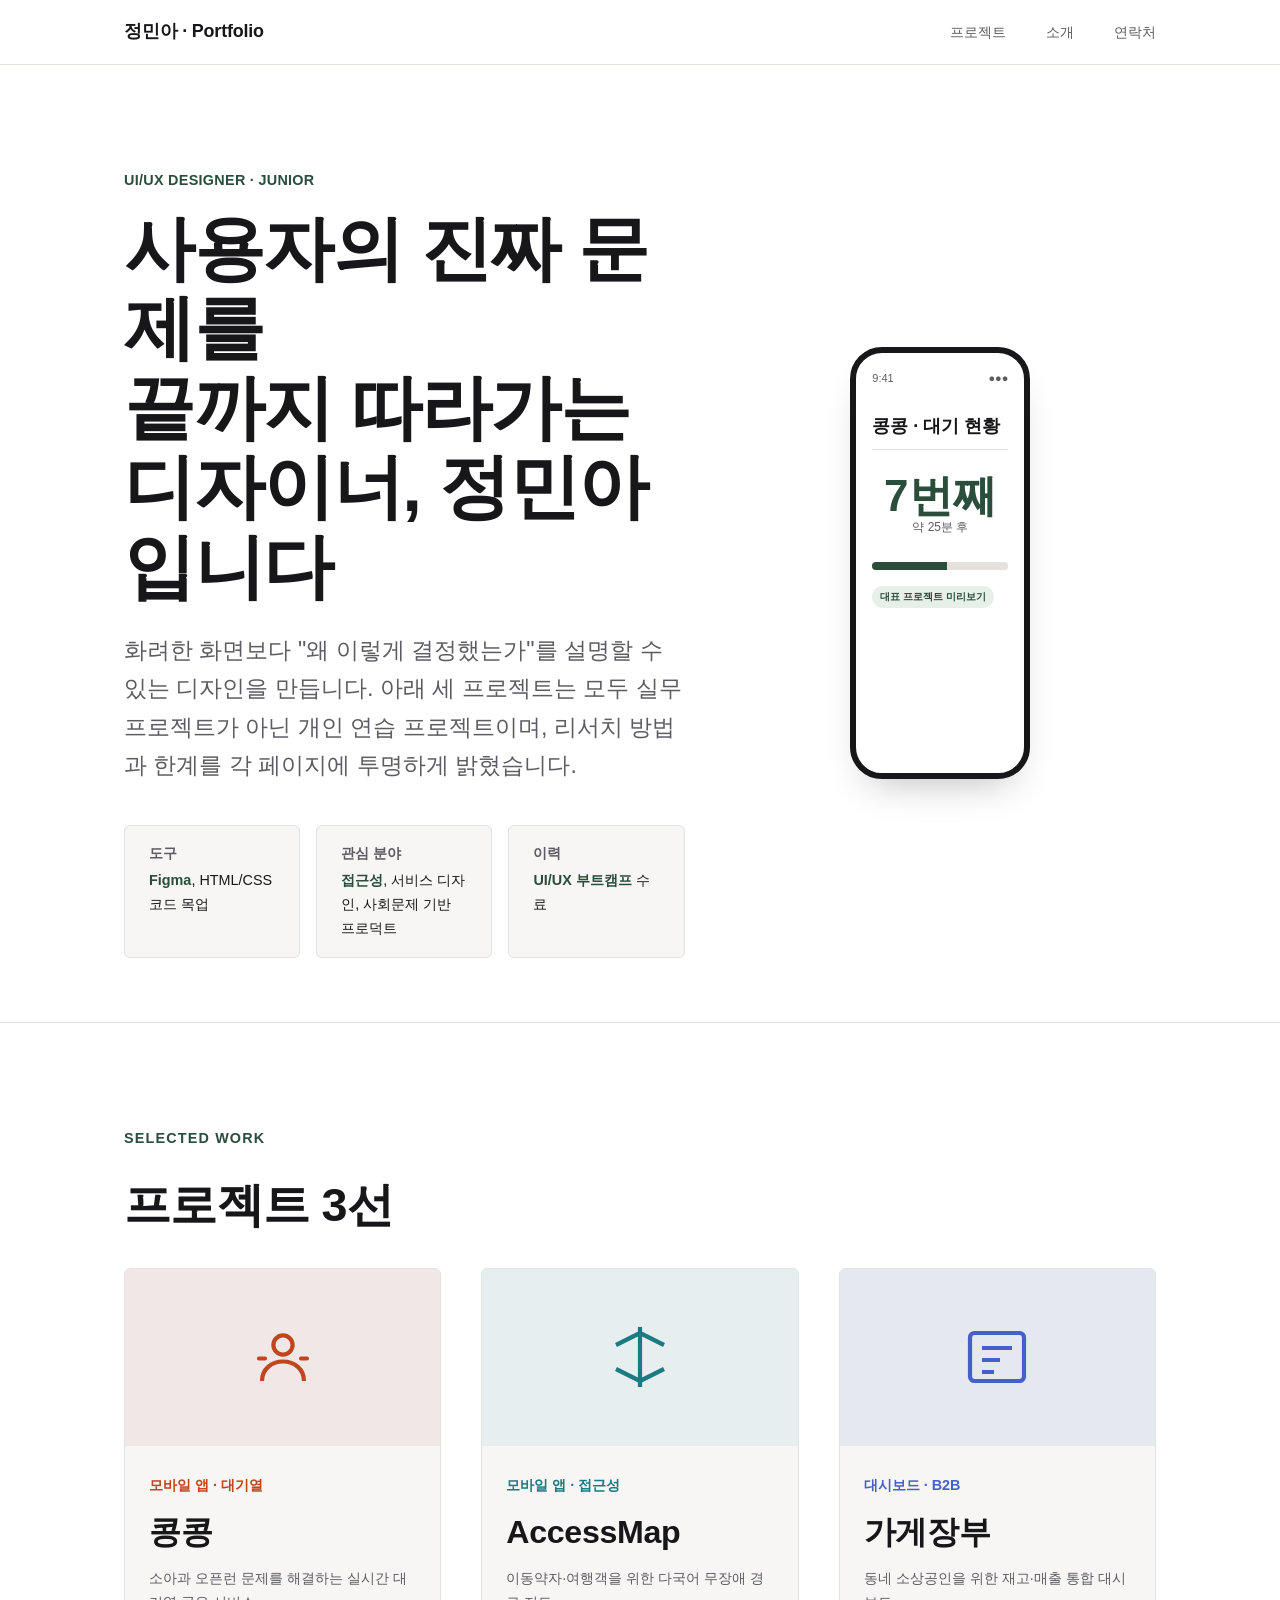
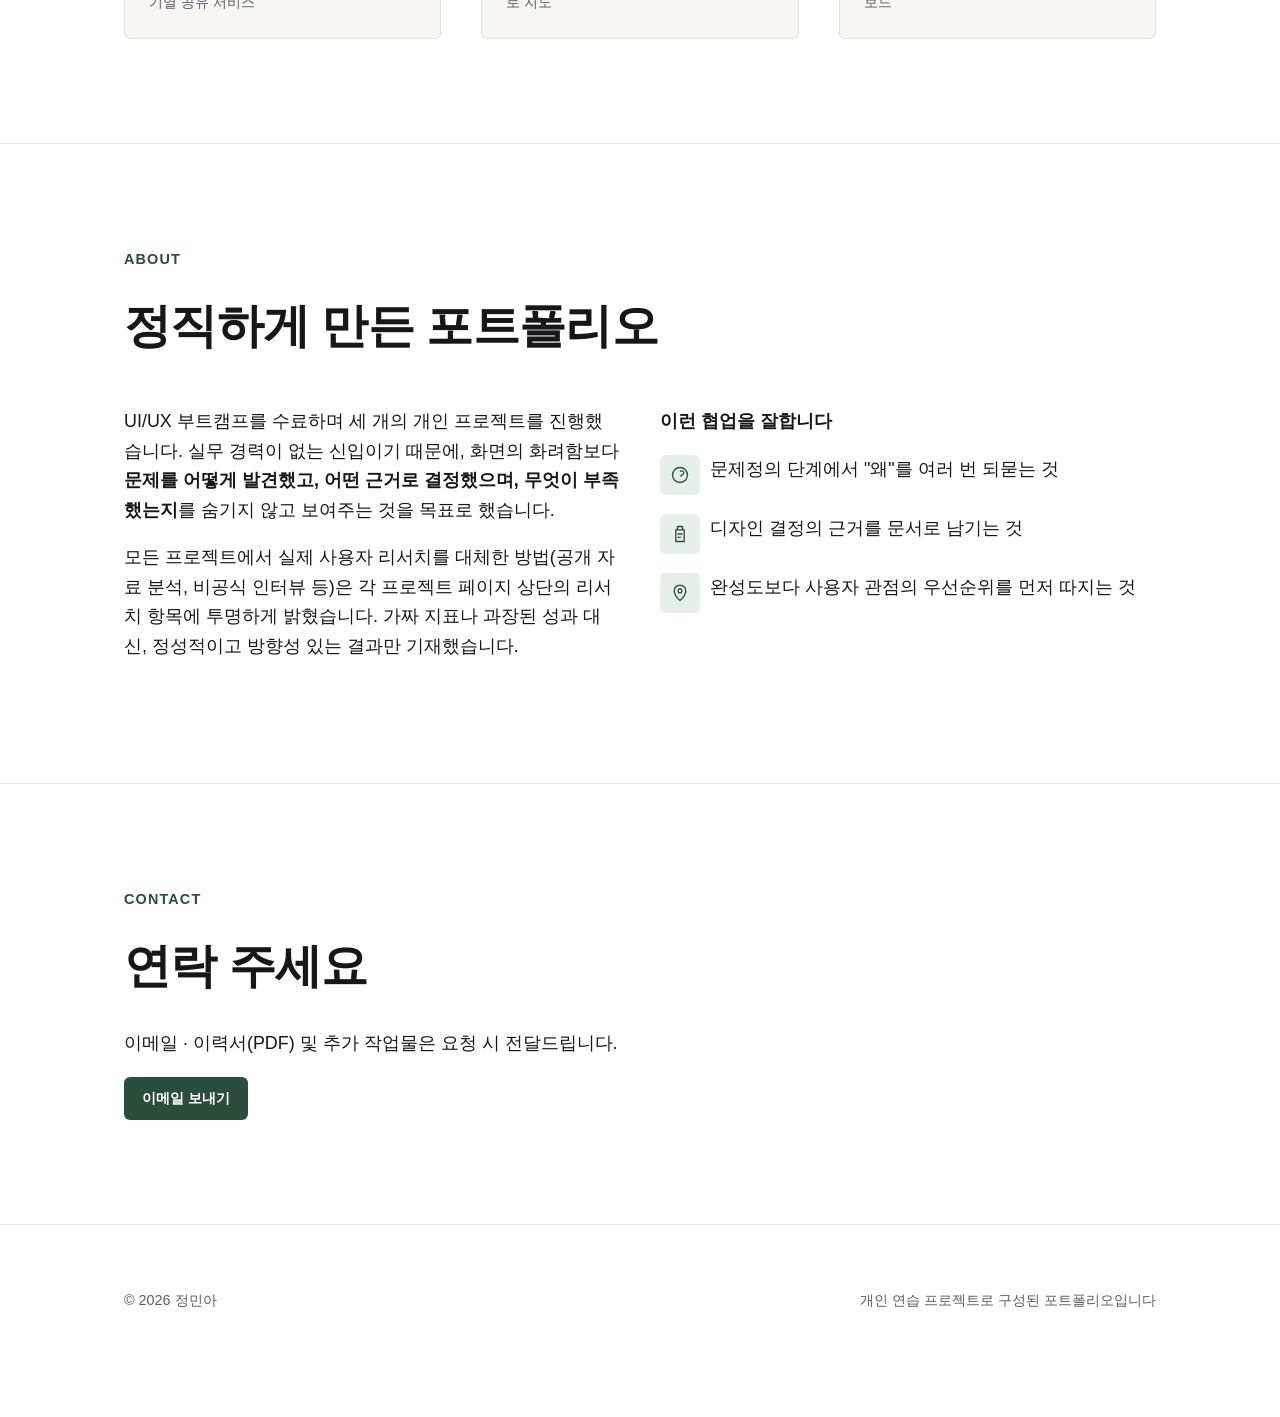
<file: index.html>
<!DOCTYPE html>
<html lang="ko">
<head>
<meta charset="UTF-8">
<meta name="viewport" content="width=device-width, initial-scale=1.0">
<title>정민아 — UI/UX 디자이너 포트폴리오</title>
<meta name="description" content="문제정의부터 회고까지, 과정 중심으로 정리한 UI/UX 신입 포트폴리오">
<meta property="og:type" content="website">
<meta property="og:title" content="정민아 — UI/UX 디자이너 포트폴리오">
<meta property="og:description" content="문제정의부터 회고까지, 과정 중심으로 정리한 UI/UX 신입 포트폴리오">
<!-- 임시 배포 링크(GitHub Pages) — 정식 도메인 확정 시 이 줄의 content 값만 교체 -->
<meta property="og:url" content="https://mosesrodchoi-stack.github.io/jeongmina-uiux-portfolio/index.html">
<meta property="og:image" content="assets/og-image.jpg">
<meta property="og:image:type" content="image/jpeg">
<meta name="twitter:card" content="summary_large_image">
<meta name="twitter:title" content="정민아 — UI/UX 디자이너 포트폴리오">
<meta name="twitter:description" content="문제정의부터 회고까지, 과정 중심으로 정리한 UI/UX 신입 포트폴리오">
<!-- 임시 배포 링크(GitHub Pages) — 정식 도메인 확정 시 이 줄의 href 값만 교체 -->
<link rel="canonical" href="https://mosesrodchoi-stack.github.io/jeongmina-uiux-portfolio/index.html">
<link rel="icon" href="assets/favicon.svg" type="image/svg+xml">
<link rel="stylesheet" href="assets/style.css">
</head>
<body>

<a class="skip-link" href="#main">본문으로 바로가기</a>

<nav class="nav">
  <div class="container">
    <a class="nav-logo" href="index.html">정민아 · Portfolio</a>
    <ul class="nav-links">
      <li><a href="#projects">프로젝트</a></li>
      <li><a href="#about">소개</a></li>
      <li><a href="#contact">연락처</a></li>
    </ul>
  </div>
</nav>

<header class="hero">
  <div class="container hero-inner">
    <div class="hero-copy">
      <div class="hero-eyebrow">UI/UX DESIGNER · JUNIOR</div>
      <h1>사용자의 진짜 문제를<br>끝까지 따라가는 디자이너, 정민아입니다</h1>
      <p class="lede">
        화려한 화면보다 "왜 이렇게 결정했는가"를 설명할 수 있는 디자인을 만듭니다.
        아래 세 프로젝트는 모두 실무 프로젝트가 아닌 개인 연습 프로젝트이며,
        리서치 방법과 한계를 각 페이지에 투명하게 밝혔습니다.
      </p>
      <div class="hero-meta">
        <div class="hero-meta-card">
          <span class="hero-meta-label">도구</span>
          <p class="hero-meta-value"><span class="hero-meta-highlight">Figma</span>, HTML/CSS 코드 목업</p>
        </div>
        <div class="hero-meta-card">
          <span class="hero-meta-label">관심 분야</span>
          <p class="hero-meta-value"><span class="hero-meta-highlight">접근성</span>, 서비스 디자인, 사회문제 기반 프로덕트</p>
        </div>
        <div class="hero-meta-card">
          <span class="hero-meta-label">이력</span>
          <p class="hero-meta-value"><span class="hero-meta-highlight">UI/UX 부트캠프</span> 수료</p>
        </div>
      </div>
    </div>
    <div class="hero-visual" aria-hidden="true">
      <div class="phone-frame">
        <div class="screen">
          <div class="status-bar"><span>9:41</span><span>●●●</span></div>
          <div class="app-bar">콩콩 · 대기 현황</div>
          <div style="text-align:center; padding: 8px 0;">
            <div class="mock-queue-number">7번째</div>
            <div style="color:var(--color-text-muted); font-size: 12px;">약 25분 후</div>
          </div>
          <div class="mock-bar-track"><div class="mock-bar-fill" style="width:55%"></div></div>
          <div class="mock-badge">대표 프로젝트 미리보기</div>
        </div>
      </div>
    </div>
  </div>
</header>

<main id="main">
<section id="projects">
  <div class="container">
    <div class="section-label">SELECTED WORK</div>
    <h2>프로젝트 3선</h2>
    <div class="case-grid">

      <a class="case-card case-card--kongkong" href="case-kongkong.html">
        <div class="case-card-thumb">
          <svg width="72" height="72" viewBox="0 0 24 24" fill="none" stroke="currentColor" stroke-width="1.4" aria-hidden="true">
            <circle cx="12" cy="8" r="3.2"/>
            <path d="M5 20c0-3.9 3.1-6.5 7-6.5s7 2.6 7 6.5"/>
            <path d="M4 12.5h2M18 12.5h2" stroke-linecap="round"/>
          </svg>
        </div>
        <div class="case-card-body">
          <span class="case-tag">모바일 앱 · 대기열</span>
          <h3>콩콩</h3>
          <p>소아과 오픈런 문제를 해결하는 실시간 대기열 공유 서비스</p>
        </div>
      </a>

      <a class="case-card case-card--accessmap" href="case-accessmap.html">
        <div class="case-card-thumb">
          <svg width="72" height="72" viewBox="0 0 24 24" fill="none" stroke="currentColor" stroke-width="1.4" aria-hidden="true">
            <path d="M12 2v20M4 8l8-4 8 4M4 16l8 4 8-4" stroke-linejoin="round"/>
          </svg>
        </div>
        <div class="case-card-body">
          <span class="case-tag">모바일 앱 · 접근성</span>
          <h3>AccessMap</h3>
          <p>이동약자·여행객을 위한 다국어 무장애 경로 지도</p>
        </div>
      </a>

      <a class="case-card case-card--storeledger" href="case-store-ledger.html">
        <div class="case-card-thumb">
          <svg width="72" height="72" viewBox="0 0 24 24" fill="none" stroke="currentColor" stroke-width="1.4" aria-hidden="true">
            <rect x="3" y="4" width="18" height="16" rx="1.5"/>
            <path d="M7 9h10M7 13h6M7 17h4"/>
          </svg>
        </div>
        <div class="case-card-body">
          <span class="case-tag">대시보드 · B2B</span>
          <h3>가게장부</h3>
          <p>동네 소상공인을 위한 재고·매출 통합 대시보드</p>
        </div>
      </a>

    </div>
  </div>
</section>

<section id="about">
  <div class="container">
    <div class="section-label">ABOUT</div>
    <h2>정직하게 만든 포트폴리오</h2>
    <div class="two-col">
      <div class="prose">
        <p>
          UI/UX 부트캠프를 수료하며 세 개의 개인 프로젝트를 진행했습니다.
          실무 경력이 없는 신입이기 때문에, 화면의 화려함보다
          <strong>문제를 어떻게 발견했고, 어떤 근거로 결정했으며, 무엇이 부족했는지</strong>를
          숨기지 않고 보여주는 것을 목표로 했습니다.
        </p>
        <p>
          모든 프로젝트에서 실제 사용자 리서치를 대체한 방법(공개 자료 분석, 비공식 인터뷰 등)은
          각 프로젝트 페이지 상단의 리서치 항목에 투명하게 밝혔습니다. 가짜 지표나 과장된
          성과 대신, 정성적이고 방향성 있는 결과만 기재했습니다.
        </p>
      </div>
      <div class="prose">
        <p><strong>이런 협업을 잘합니다</strong></p>
        <ul style="list-style:none; padding-left:0; display:flex; flex-direction:column; gap:12px;">
          <li style="display:flex; align-items:flex-start; gap:10px;">
            <span class="icon-badge icon-badge--square">
              <svg aria-hidden="true" viewBox="0 0 24 24" fill="none" stroke="currentColor" stroke-width="1.6"><circle cx="12" cy="12" r="9"/><path d="M12 16v.01M12 8a2.5 2.5 0 1 1 2 4c-.6.5-1 .9-1 2"/></svg>
            </span>
            <span>문제정의 단계에서 "왜"를 여러 번 되묻는 것</span>
          </li>
          <li style="display:flex; align-items:flex-start; gap:10px;">
            <span class="icon-badge icon-badge--square">
              <svg aria-hidden="true" viewBox="0 0 24 24" fill="none" stroke="currentColor" stroke-width="1.6"><path d="M9 3h6v4H9zM7 7h10v14H7z"/><path d="M9 12h6M9 16h4"/></svg>
            </span>
            <span>디자인 결정의 근거를 문서로 남기는 것</span>
          </li>
          <li style="display:flex; align-items:flex-start; gap:10px;">
            <span class="icon-badge icon-badge--square">
              <svg aria-hidden="true" viewBox="0 0 24 24" fill="none" stroke="currentColor" stroke-width="1.6"><path d="M12 21s7-6.5 7-11.5A7 7 0 0 0 5 9.5C5 14.5 12 21 12 21z"/><circle cx="12" cy="9.5" r="2.3"/></svg>
            </span>
            <span>완성도보다 사용자 관점의 우선순위를 먼저 따지는 것</span>
          </li>
        </ul>
      </div>
    </div>
  </div>
</section>

<section id="contact">
  <div class="container">
    <div class="section-label">CONTACT</div>
    <h2>연락 주세요</h2>
    <!-- TODO(오너): 정민아 님 실제 연락처 확인 후 입력 -->
    <p class="prose">이메일 <strong></strong> · 이력서(PDF) 및 추가 작업물은 요청 시 전달드립니다.</p>
    <a class="btn" href="mailto:">이메일 보내기</a>
  </div>
</section>
</main>

<footer>
  <div class="container">
    <span>© 2026 정민아</span>
    <span>개인 연습 프로젝트로 구성된 포트폴리오입니다</span>
  </div>
</footer>

</body>
</html>
</file>
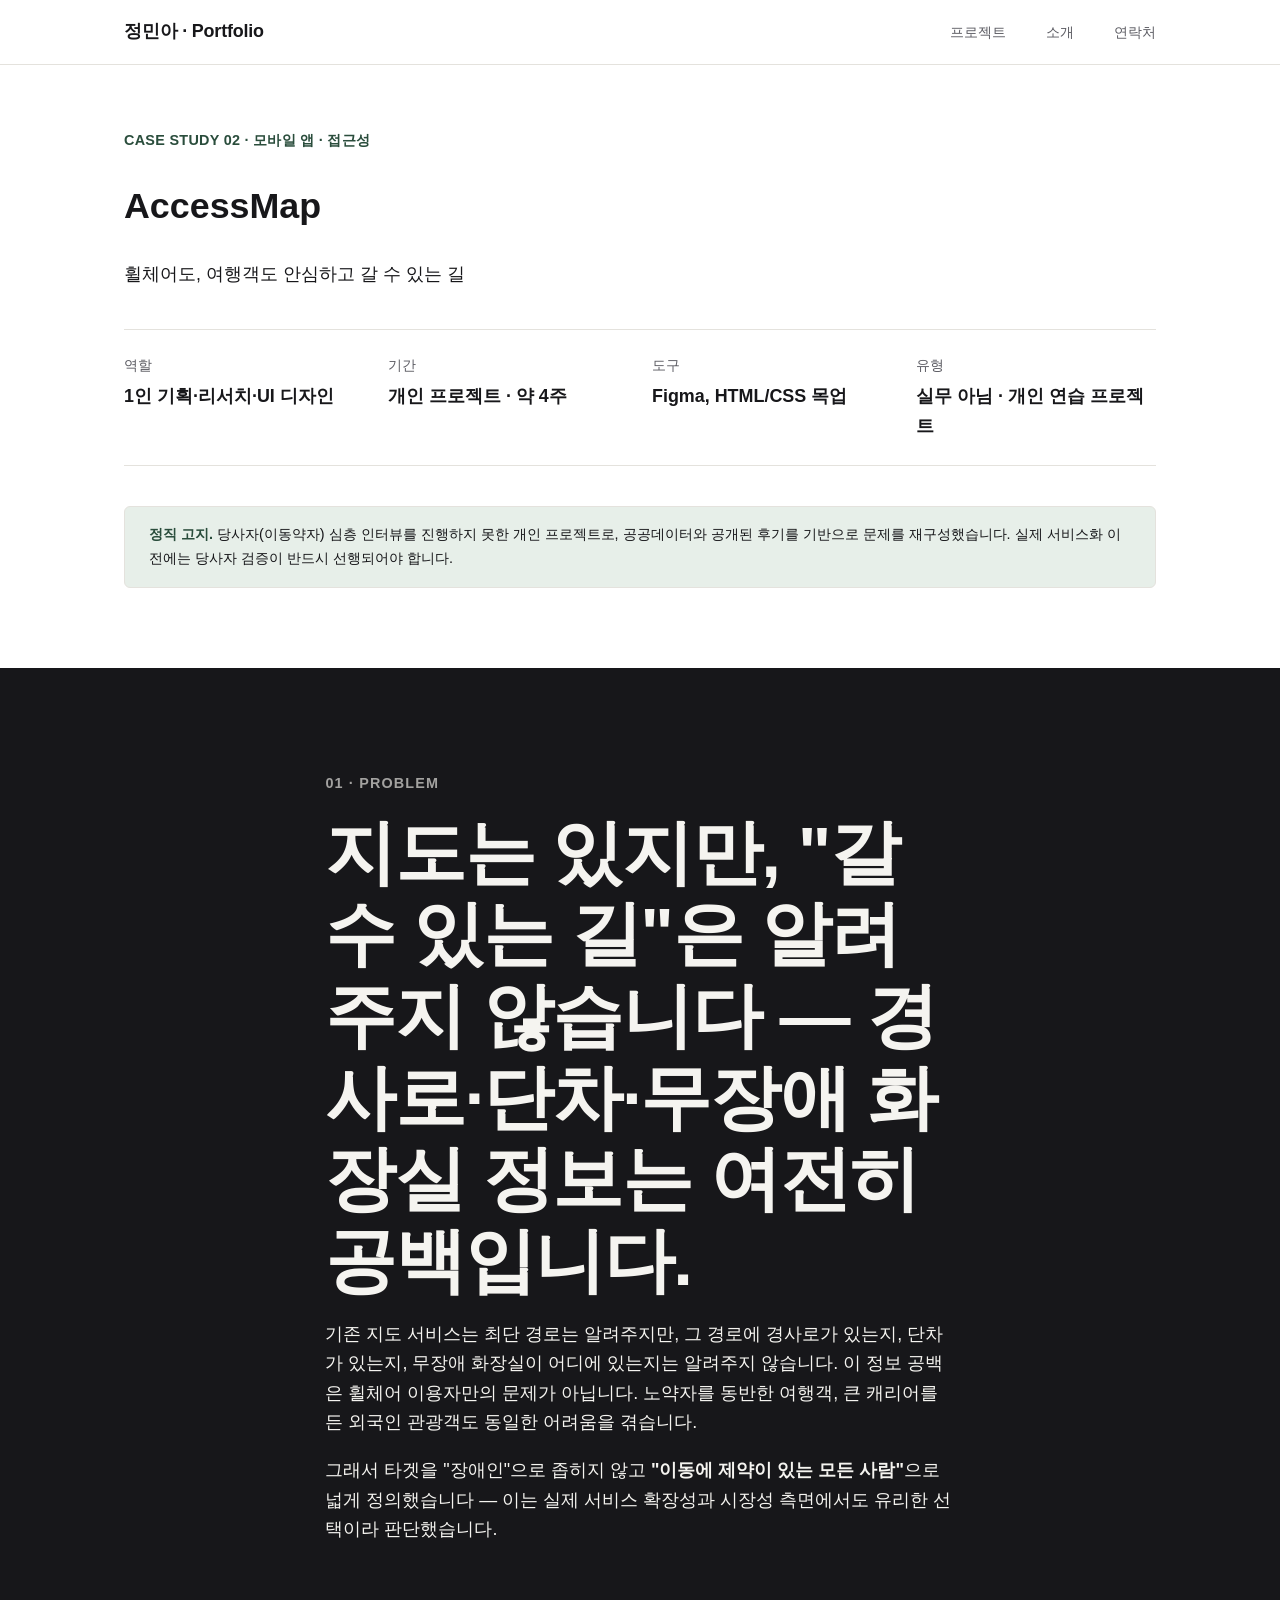
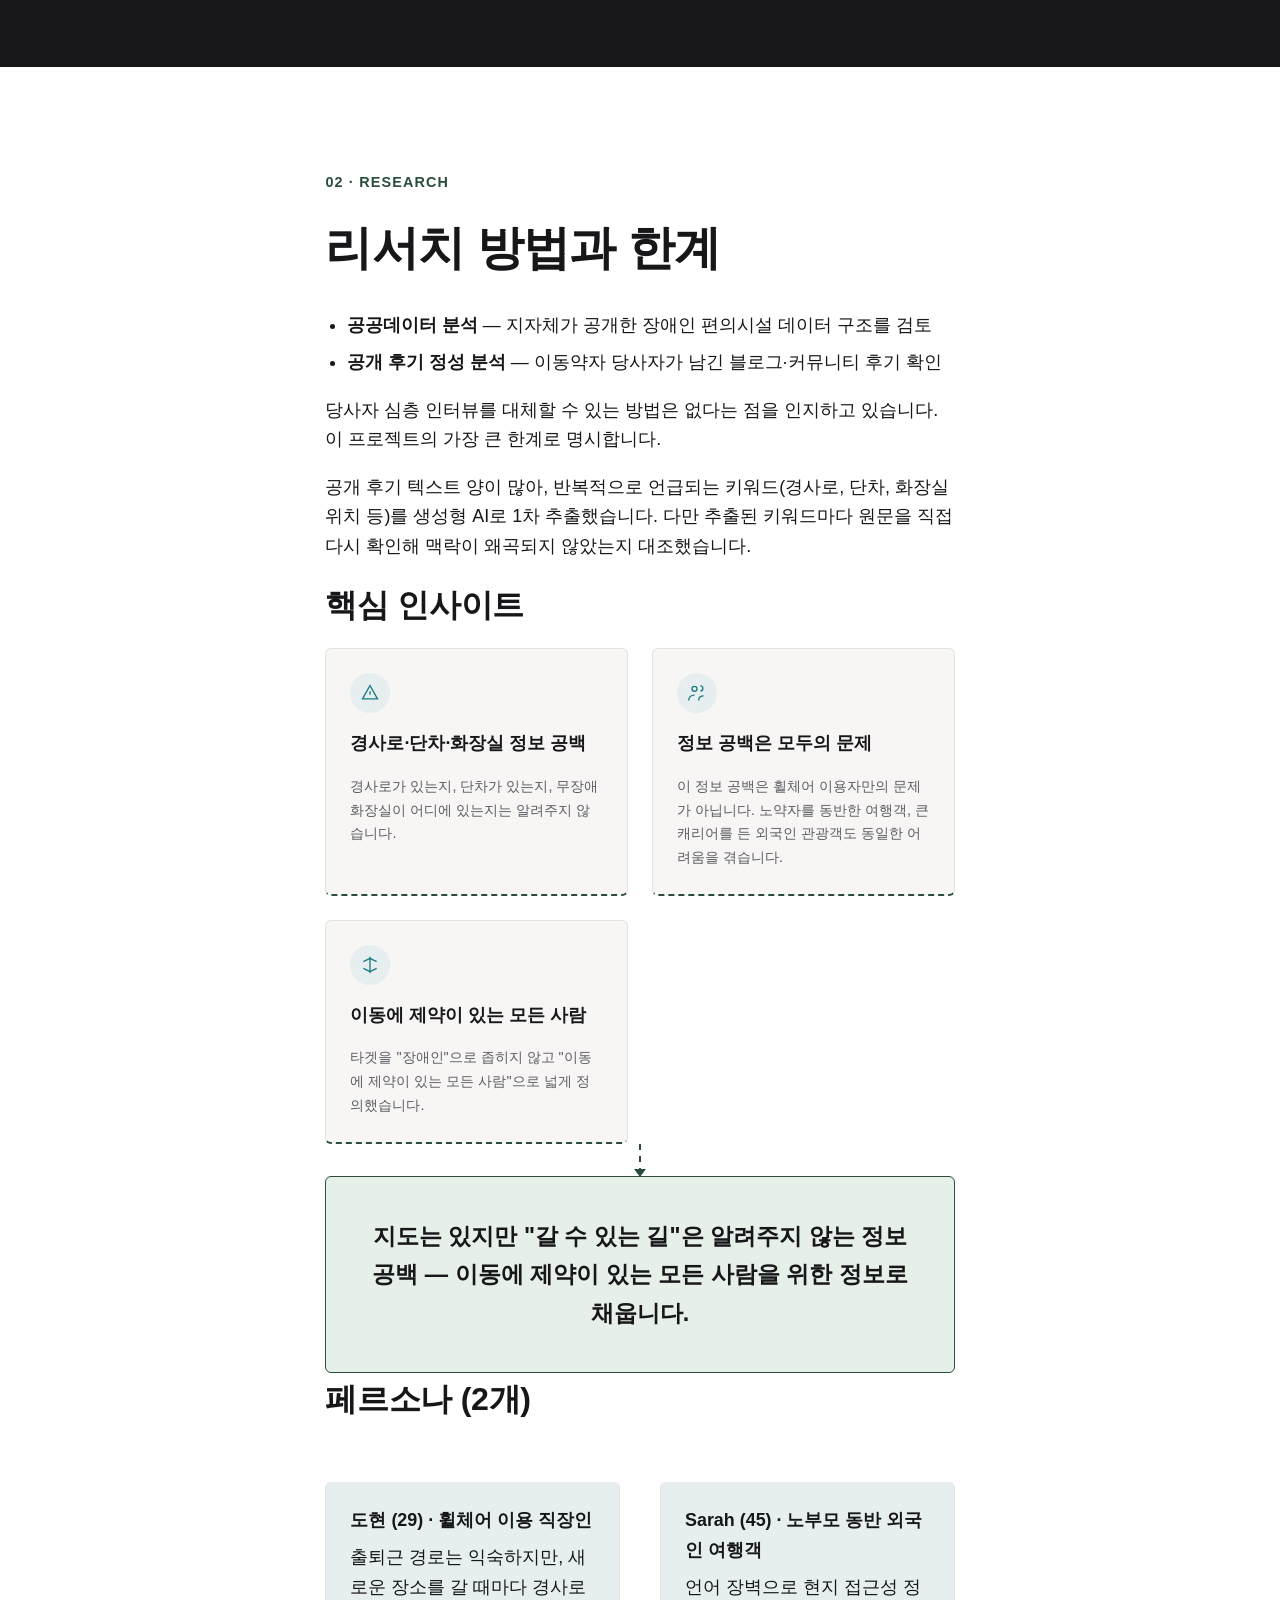
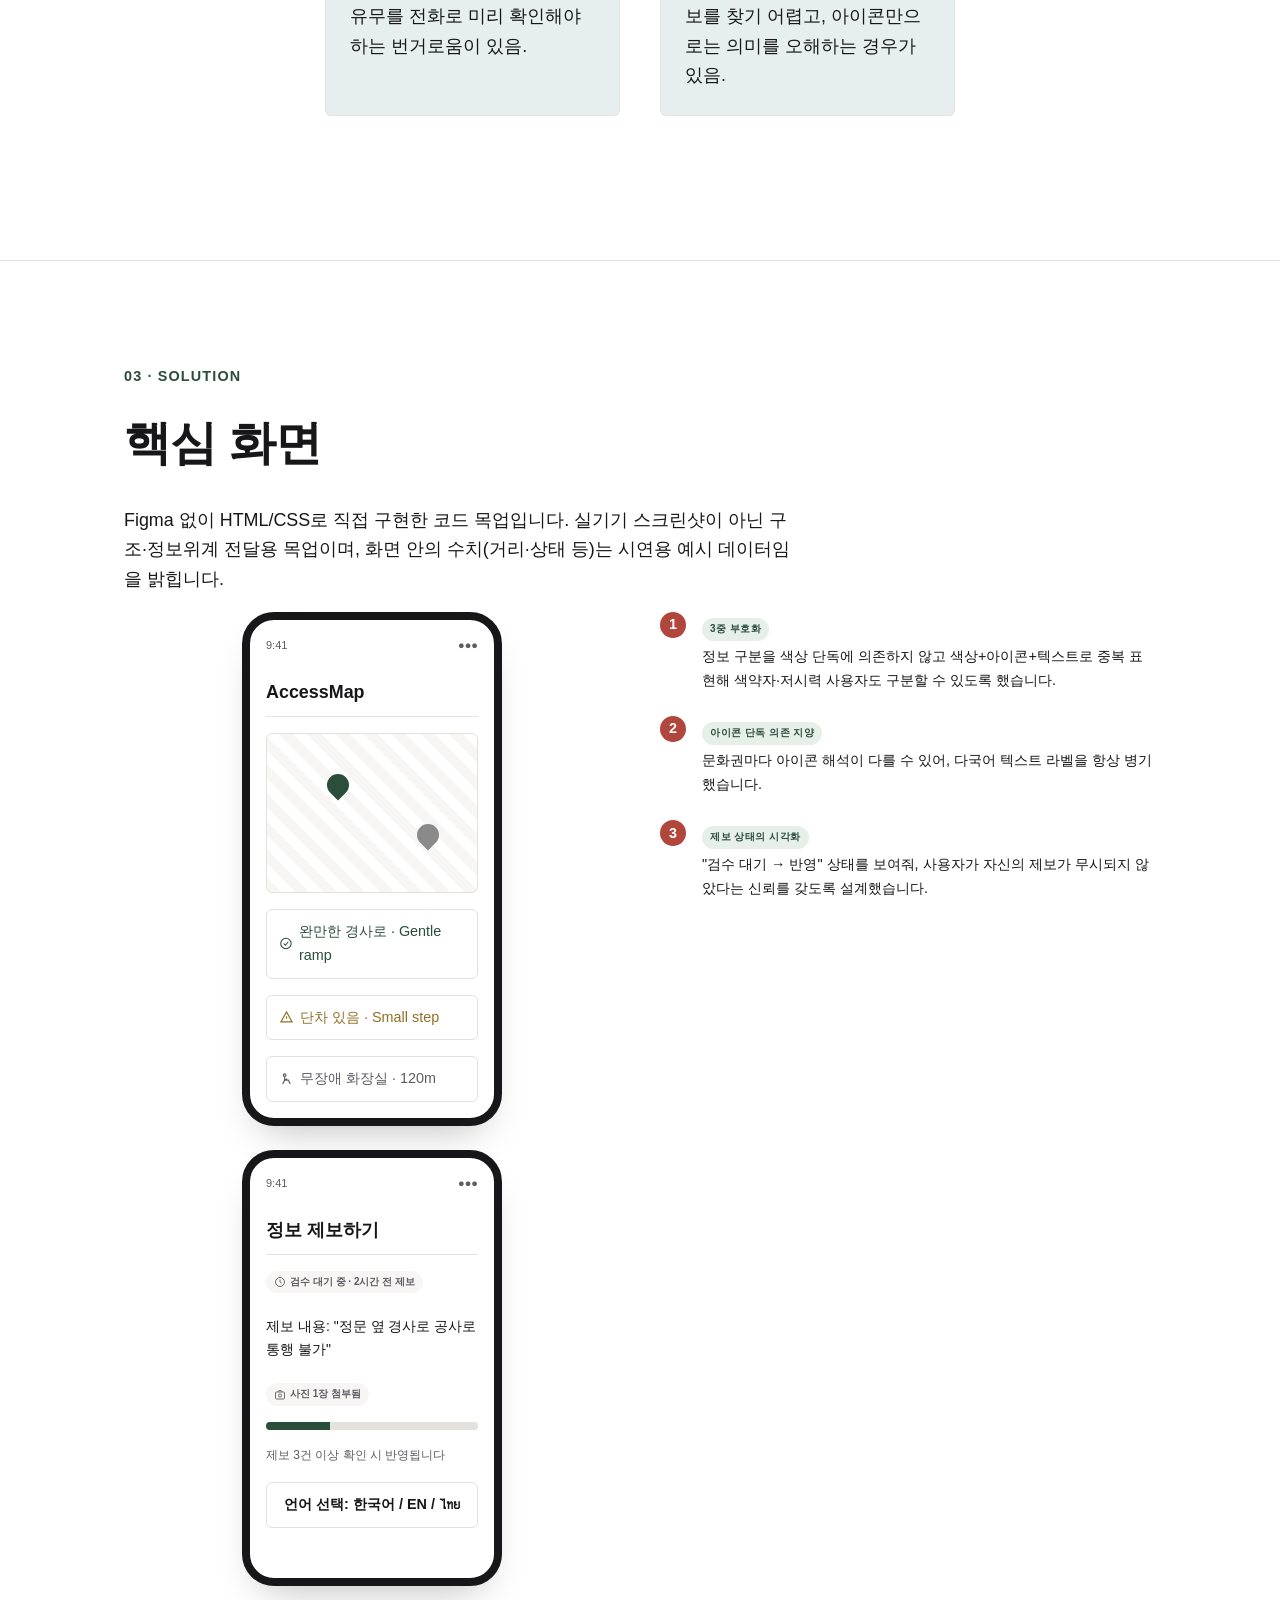
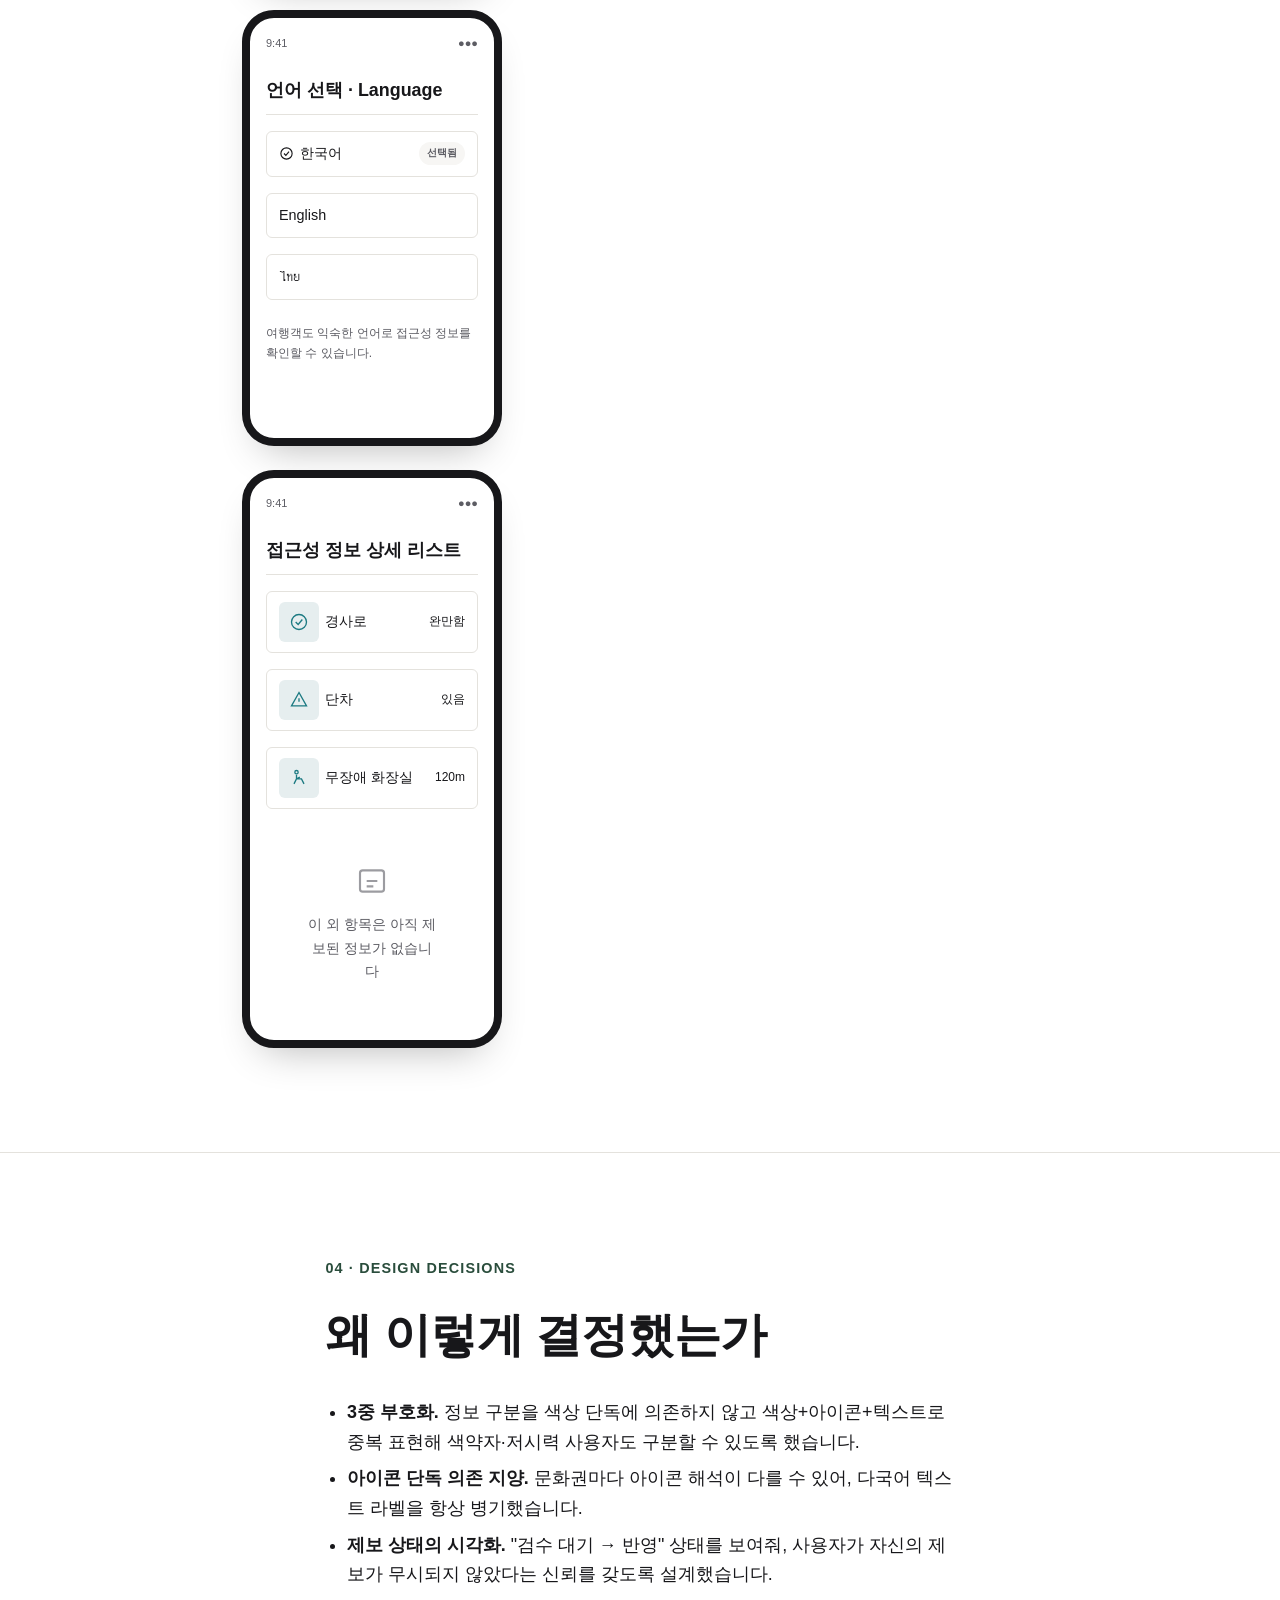
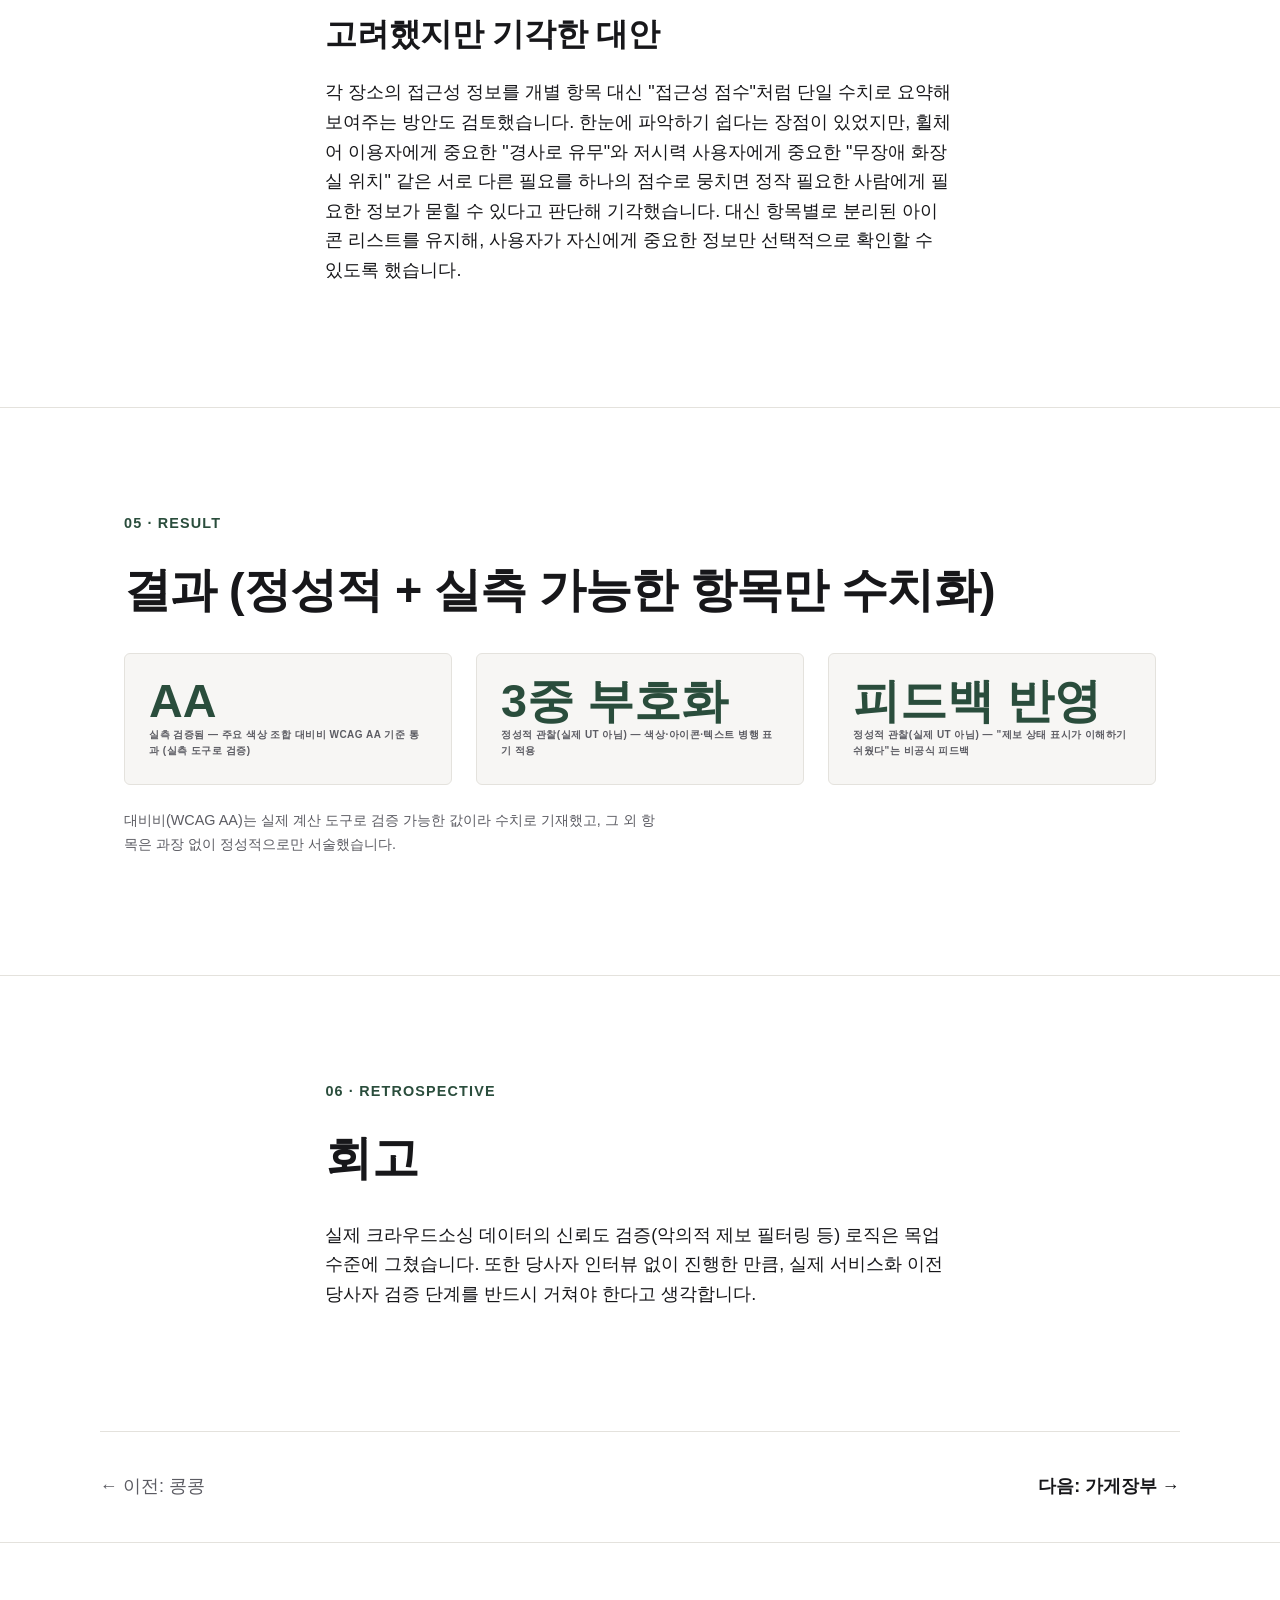
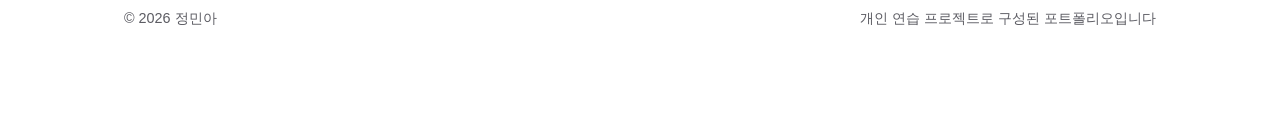
<file: case-accessmap.html>
<!DOCTYPE html>
<html lang="ko">
<head>
<meta charset="UTF-8">
<meta name="viewport" content="width=device-width, initial-scale=1.0">
<title>AccessMap — 무장애 경로 지도 | 정민아</title>
<meta name="description" content="이동약자·여행객을 위한 다국어 무장애 경로 지도 AccessMap의 UI/UX 케이스 스터디">
<meta property="og:type" content="article">
<meta property="og:title" content="AccessMap — 무장애 경로 지도 | 정민아">
<meta property="og:description" content="이동약자·여행객을 위한 다국어 무장애 경로 지도 AccessMap의 UI/UX 케이스 스터디">
<!-- 임시 배포 링크(GitHub Pages) — 정식 도메인 확정 시 이 줄의 content 값만 교체 -->
<meta property="og:url" content="https://mosesrodchoi-stack.github.io/jeongmina-uiux-portfolio/case-accessmap.html">
<meta property="og:image" content="assets/og-image.jpg">
<meta property="og:image:type" content="image/jpeg">
<meta name="twitter:card" content="summary_large_image">
<meta name="twitter:title" content="AccessMap — 무장애 경로 지도 | 정민아">
<meta name="twitter:description" content="이동약자·여행객을 위한 다국어 무장애 경로 지도 AccessMap의 UI/UX 케이스 스터디">
<!-- 임시 배포 링크(GitHub Pages) — 정식 도메인 확정 시 이 줄의 href 값만 교체 -->
<link rel="canonical" href="https://mosesrodchoi-stack.github.io/jeongmina-uiux-portfolio/case-accessmap.html">
<link rel="icon" href="assets/favicon.svg" type="image/svg+xml">
<link rel="stylesheet" href="assets/style.css">
</head>
<body>

<a class="skip-link" href="#main">본문으로 바로가기</a>

<nav class="nav">
  <div class="container">
    <a class="nav-logo" href="index.html">정민아 · Portfolio</a>
    <ul class="nav-links">
      <li><a href="index.html#projects">프로젝트</a></li>
      <li><a href="index.html#about">소개</a></li>
      <li><a href="index.html#contact">연락처</a></li>
    </ul>
  </div>
</nav>

<header class="case-hero">
  <div class="container">
    <div class="hero-eyebrow">CASE STUDY 02 · 모바일 앱 · 접근성</div>
    <h1>AccessMap</h1>
    <p class="lede">휠체어도, 여행객도 안심하고 갈 수 있는 길</p>

    <dl class="case-meta-grid">
      <div><dt>역할</dt><dd>1인 기획·리서치·UI 디자인</dd></div>
      <div><dt>기간</dt><dd>개인 프로젝트 · 약 4주</dd></div>
      <div><dt>도구</dt><dd>Figma, HTML/CSS 목업</dd></div>
      <div><dt>유형</dt><dd>실무 아님 · 개인 연습 프로젝트</dd></div>
    </dl>

    <div class="disclosure">
      <strong>정직 고지.</strong> 당사자(이동약자) 심층 인터뷰를 진행하지 못한 개인 프로젝트로,
      공공데이터와 공개된 후기를 기반으로 문제를 재구성했습니다. 실제 서비스화 이전에는
      당사자 검증이 반드시 선행되어야 합니다.
    </div>
  </div>
</header>

<main id="main">
<section class="section-flush section-flush--dark">
  <div class="container prose">
    <div class="section-label">01 · PROBLEM</div>
    <h2 class="statement">지도는 있지만, "갈 수 있는 길"은 알려주지 않습니다 — 경사로·단차·무장애 화장실 정보는 여전히 공백입니다.</h2>
    <p>
      기존 지도 서비스는 최단 경로는 알려주지만, 그 경로에 경사로가 있는지, 단차가 있는지,
      무장애 화장실이 어디에 있는지는 알려주지 않습니다. 이 정보 공백은 휠체어 이용자만의
      문제가 아닙니다. 노약자를 동반한 여행객, 큰 캐리어를 든 외국인 관광객도 동일한 어려움을
      겪습니다.
    </p>
    <p>
      그래서 타겟을 "장애인"으로 좁히지 않고 <strong>"이동에 제약이 있는 모든 사람"</strong>으로
      넓게 정의했습니다 — 이는 실제 서비스 확장성과 시장성 측면에서도 유리한 선택이라 판단했습니다.
    </p>
  </div>
</section>

<section>
  <div class="container prose">
    <div class="section-label">02 · RESEARCH</div>
    <h2>리서치 방법과 한계</h2>
    <ul>
      <li><strong>공공데이터 분석</strong> — 지자체가 공개한 장애인 편의시설 데이터 구조를 검토</li>
      <li><strong>공개 후기 정성 분석</strong> — 이동약자 당사자가 남긴 블로그·커뮤니티 후기 확인</li>
    </ul>
    <p>
      당사자 심층 인터뷰를 대체할 수 있는 방법은 없다는 점을 인지하고 있습니다. 이 프로젝트의
      가장 큰 한계로 명시합니다.
    </p>
    <p>
      공개 후기 텍스트 양이 많아, 반복적으로 언급되는 키워드(경사로, 단차, 화장실 위치 등)를
      생성형 AI로 1차 추출했습니다. 다만 추출된 키워드마다 원문을 직접 다시 확인해
      맥락이 왜곡되지 않았는지 대조했습니다.
    </p>

    <h3>핵심 인사이트</h3>
    <div class="insight-convergence">
      <div class="insight-cards">
        <div class="insight-card">
          <span class="icon-badge icon-badge--accessmap">
            <svg aria-hidden="true" viewBox="0 0 24 24" fill="none" stroke="currentColor" stroke-width="1.6"><path d="M12 3l9 16H3z"/><path d="M12 10v4M12 17h.01"/></svg>
          </span>
          <h4>경사로·단차·화장실 정보 공백</h4>
          <p>경사로가 있는지, 단차가 있는지, 무장애 화장실이 어디에 있는지는 알려주지 않습니다.</p>
        </div>
        <div class="insight-card">
          <span class="icon-badge icon-badge--accessmap">
            <svg aria-hidden="true" viewBox="0 0 24 24" fill="none" stroke="currentColor" stroke-width="1.6"><circle cx="9" cy="7" r="3"/><path d="M2 21c0-3.9 3.1-6.5 7-6.5"/><path d="M16 3.5a3 3 0 1 1 0 6"/><path d="M14 21c0-3 2-5.5 6-5.5"/></svg>
          </span>
          <h4>정보 공백은 모두의 문제</h4>
          <p>이 정보 공백은 휠체어 이용자만의 문제가 아닙니다. 노약자를 동반한 여행객, 큰
            캐리어를 든 외국인 관광객도 동일한 어려움을 겪습니다.</p>
        </div>
        <div class="insight-card">
          <span class="icon-badge icon-badge--accessmap">
            <svg aria-hidden="true" viewBox="0 0 24 24" fill="none" stroke="currentColor" stroke-width="1.6"><path d="M12 2v20M4 8l8-4 8 4M4 16l8 4 8-4" stroke-linejoin="round"/></svg>
          </span>
          <h4>이동에 제약이 있는 모든 사람</h4>
          <p>타겟을 "장애인"으로 좁히지 않고 "이동에 제약이 있는 모든 사람"으로 넓게
            정의했습니다.</p>
        </div>
      </div>
      <div class="insight-connector" aria-hidden="true"></div>
      <div class="insight-synthesis">
        <p>지도는 있지만 "갈 수 있는 길"은 알려주지 않는 정보 공백 — 이동에 제약이 있는
          모든 사람을 위한 정보로 채웁니다.</p>
      </div>
    </div>

    <h3>페르소나 (2개)</h3>
    <div class="two-col">
      <div class="figure section-flush" style="--section-flush-bg: var(--color-accent-accessmap-soft);">
        <p style="margin:0"><strong>도현 (29) · 휠체어 이용 직장인</strong></p>
        <p class="persona-desc">
          출퇴근 경로는 익숙하지만, 새로운 장소를 갈 때마다 경사로 유무를 전화로 미리
          확인해야 하는 번거로움이 있음.
        </p>
      </div>
      <div class="figure section-flush" style="--section-flush-bg: var(--color-accent-accessmap-soft);">
        <p style="margin:0"><strong>Sarah (45) · 노부모 동반 외국인 여행객</strong></p>
        <p class="persona-desc">
          언어 장벽으로 현지 접근성 정보를 찾기 어렵고, 아이콘만으로는 의미를 오해하는 경우가 있음.
        </p>
      </div>
    </div>
  </div>
</section>

<section>
  <div class="container">
    <div class="section-label">03 · SOLUTION</div>
    <h2>핵심 화면</h2>
    <p class="prose">Figma 없이 HTML/CSS로 직접 구현한 코드 목업입니다. 실기기 스크린샷이 아닌
      구조·정보위계 전달용 목업이며, 화면 안의 수치(거리·상태 등)는 시연용 예시 데이터임을
      밝힙니다.</p>
    <div class="annotated-mockup">
    <div class="mockup-row">
      <div class="phone-frame">
        <div class="screen">
          <div class="status-bar"><span>9:41</span><span>●●●</span></div>
          <div class="app-bar">AccessMap</div>
          <div class="mock-map-block">
            <div class="mock-pin" style="top:40px; left:60px;"></div>
            <div class="mock-pin" style="top:90px; left:150px; background:#8a8a8a;"></div>
          </div>
          <div class="mock-list-item">
            <span class="mock-icon-label" style="color:var(--color-accent);">
              <svg width="15" height="15" viewBox="0 0 24 24" fill="none" stroke="currentColor" stroke-width="1.8"><circle cx="12" cy="12" r="9"/><path d="M8 12l3 3 5-6"/></svg>
              완만한 경사로 · Gentle ramp
            </span>
          </div>
          <div class="mock-list-item">
            <span class="mock-icon-label" style="color:var(--color-warning);">
              <svg width="15" height="15" viewBox="0 0 24 24" fill="none" stroke="currentColor" stroke-width="1.8"><path d="M12 3l9 16H3z"/><path d="M12 10v4M12 17h.01"/></svg>
              단차 있음 · Small step
            </span>
          </div>
          <div class="mock-list-item">
            <span class="mock-icon-label" style="color:var(--color-text-muted);">
              <svg width="15" height="15" viewBox="0 0 24 24" fill="none" stroke="currentColor" stroke-width="1.8"><circle cx="9" cy="5" r="2"/><path d="M9 8v5l-3 6M9 13h6l3 6M9 13l4-2"/></svg>
              무장애 화장실 · 120m
            </span>
          </div>
        </div>
      </div>

      <div class="phone-frame">
        <div class="screen">
          <div class="status-bar"><span>9:41</span><span>●●●</span></div>
          <div class="app-bar">정보 제보하기</div>
          <span class="mock-badge muted">
            <svg width="12" height="12" viewBox="0 0 24 24" fill="none" stroke="currentColor" stroke-width="1.8"><circle cx="12" cy="12" r="9"/><path d="M12 7v5l3 2"/></svg>
            검수 대기 중 · 2시간 전 제보
          </span>
          <p style="font-size:14px; margin:6px 0;">제보 내용: "정문 옆 경사로 공사로 통행 불가"</p>
          <span class="mock-badge muted" style="width:fit-content;">
            <svg width="12" height="12" viewBox="0 0 24 24" fill="none" stroke="currentColor" stroke-width="1.8"><rect x="3" y="6" width="18" height="14" rx="2"/><path d="M8 6l2-3h4l2 3"/><circle cx="12" cy="13" r="3.2"/></svg>
            사진 1장 첨부됨
          </span>
          <div class="mock-bar-track"><div class="mock-bar-fill" style="width:30%"></div></div>
          <p style="font-size:12px; color:var(--color-text-muted); margin:0;">제보 3건 이상 확인 시 반영됩니다</p>
          <div class="mock-btn-secondary">언어 선택: 한국어 / EN / ไทย</div>
        </div>
      </div>

      <div class="phone-frame">
        <div class="screen">
          <div class="status-bar"><span>9:41</span><span>●●●</span></div>
          <div class="app-bar">언어 선택 · Language</div>
          <div class="mock-list-item">
            <span class="mock-icon-label">
              <svg aria-hidden="true" width="15" height="15" viewBox="0 0 24 24" fill="none" stroke="currentColor" stroke-width="1.8"><circle cx="12" cy="12" r="9"/><path d="M8 12l3 3 5-6"/></svg>
              한국어
            </span>
            <span class="mock-badge muted">선택됨</span>
          </div>
          <div class="mock-list-item">
            <span class="mock-icon-label">English</span>
          </div>
          <div class="mock-list-item">
            <span class="mock-icon-label">ไทย</span>
          </div>
          <p style="font-size:12px; color:var(--color-text-muted); margin:8px 0 0;">
            여행객도 익숙한 언어로 접근성 정보를 확인할 수 있습니다.
          </p>
        </div>
      </div>

      <div class="phone-frame">
        <div class="screen">
          <div class="status-bar"><span>9:41</span><span>●●●</span></div>
          <div class="app-bar">접근성 정보 상세 리스트</div>
          <div class="mock-list-item">
            <span class="mock-icon-label">
              <span class="icon-badge icon-badge--accessmap icon-badge--square">
                <svg aria-hidden="true" viewBox="0 0 24 24" fill="none" stroke="currentColor" stroke-width="1.6"><circle cx="12" cy="12" r="9"/><path d="M8 12l3 3 5-6"/></svg>
              </span>
              경사로
            </span>
            <span style="font-size:12px;">완만함</span>
          </div>
          <div class="mock-list-item">
            <span class="mock-icon-label">
              <span class="icon-badge icon-badge--accessmap icon-badge--square">
                <svg aria-hidden="true" viewBox="0 0 24 24" fill="none" stroke="currentColor" stroke-width="1.6"><path d="M12 3l9 16H3z"/><path d="M12 10v4M12 17h.01"/></svg>
              </span>
              단차
            </span>
            <span style="font-size:12px;">있음</span>
          </div>
          <div class="mock-list-item">
            <span class="mock-icon-label">
              <span class="icon-badge icon-badge--accessmap icon-badge--square">
                <svg aria-hidden="true" viewBox="0 0 24 24" fill="none" stroke="currentColor" stroke-width="1.6"><circle cx="9" cy="5" r="2"/><path d="M9 8v5l-3 6M9 13h6l3 6M9 13l4-2"/></svg>
              </span>
              무장애 화장실
            </span>
            <span style="font-size:12px;">120m</span>
          </div>
          <div class="mock-empty-state">
            <svg aria-hidden="true" viewBox="0 0 24 24" fill="none" stroke="currentColor" stroke-width="1.6"><rect x="3" y="4" width="18" height="16" rx="2"/><path d="M8 12h8M8 16h5"/></svg>
            <p>이 외 항목은 아직 제보된 정보가 없습니다</p>
          </div>
        </div>
      </div>
    </div>

    <div>
      <div class="pain-point">
        <span class="num">1</span>
        <div>
          <span class="rationale-label">3중 부호화</span>
          <p>정보 구분을 색상 단독에 의존하지 않고 색상+아이콘+텍스트로 중복 표현해 색약자·저시력 사용자도 구분할 수 있도록 했습니다.</p>
        </div>
      </div>
      <div class="pain-point">
        <span class="num">2</span>
        <div>
          <span class="rationale-label">아이콘 단독 의존 지양</span>
          <p>문화권마다 아이콘 해석이 다를 수 있어, 다국어 텍스트 라벨을 항상 병기했습니다.</p>
        </div>
      </div>
      <div class="pain-point">
        <span class="num">3</span>
        <div>
          <span class="rationale-label">제보 상태의 시각화</span>
          <p>"검수 대기 → 반영" 상태를 보여줘, 사용자가 자신의 제보가 무시되지 않았다는 신뢰를 갖도록 설계했습니다.</p>
        </div>
      </div>
    </div>
    </div>
  </div>
</section>

<section>
  <div class="container prose">
    <div class="section-label">04 · DESIGN DECISIONS</div>
    <h2>왜 이렇게 결정했는가</h2>
    <ul>
      <li><strong>3중 부호화.</strong> 정보 구분을 색상 단독에 의존하지 않고 색상+아이콘+텍스트로
        중복 표현해 색약자·저시력 사용자도 구분할 수 있도록 했습니다.</li>
      <li><strong>아이콘 단독 의존 지양.</strong> 문화권마다 아이콘 해석이 다를 수 있어, 다국어
        텍스트 라벨을 항상 병기했습니다.</li>
      <li><strong>제보 상태의 시각화.</strong> "검수 대기 → 반영" 상태를 보여줘, 사용자가 자신의
        제보가 무시되지 않았다는 신뢰를 갖도록 설계했습니다.</li>
    </ul>

    <h3>고려했지만 기각한 대안</h3>
    <p>
      각 장소의 접근성 정보를 개별 항목 대신 "접근성 점수"처럼 단일 수치로 요약해 보여주는
      방안도 검토했습니다. 한눈에 파악하기 쉽다는 장점이 있었지만, 휠체어 이용자에게 중요한
      "경사로 유무"와 저시력 사용자에게 중요한 "무장애 화장실 위치" 같은 서로 다른 필요를
      하나의 점수로 뭉치면 정작 필요한 사람에게 필요한 정보가 묻힐 수 있다고 판단해
      기각했습니다. 대신 항목별로 분리된 아이콘 리스트를 유지해, 사용자가 자신에게 중요한
      정보만 선택적으로 확인할 수 있도록 했습니다.
    </p>
  </div>
</section>

<section>
  <div class="container">
    <div class="section-label">05 · RESULT</div>
    <h2>결과 (정성적 + 실측 가능한 항목만 수치화)</h2>
    <div class="result-grid">
      <div class="result-badge"><span class="num">AA</span><span class="qual-label">실측 검증됨 — 주요 색상 조합 대비비 WCAG AA 기준 통과 (실측 도구로 검증)</span></div>
      <div class="result-badge"><span class="num">3중 부호화</span><span class="qual-label">정성적 관찰(실제 UT 아님) — 색상·아이콘·텍스트 병행 표기 적용</span></div>
      <div class="result-badge"><span class="num">피드백 반영</span><span class="qual-label">정성적 관찰(실제 UT 아님) — "제보 상태 표시가 이해하기 쉬웠다"는 비공식 피드백</span></div>
    </div>
    <p class="prose" style="margin-top: var(--space-3); color:var(--color-text-muted); font-size: var(--step--1);">
      대비비(WCAG AA)는 실제 계산 도구로 검증 가능한 값이라 수치로 기재했고, 그 외 항목은
      과장 없이 정성적으로만 서술했습니다.
    </p>
  </div>
</section>

<section>
  <div class="container prose">
    <div class="section-label">06 · RETROSPECTIVE</div>
    <h2>회고</h2>
    <p>
      실제 크라우드소싱 데이터의 신뢰도 검증(악의적 제보 필터링 등) 로직은 목업 수준에
      그쳤습니다. 또한 당사자 인터뷰 없이 진행한 만큼, 실제 서비스화 이전 당사자 검증
      단계를 반드시 거쳐야 한다고 생각합니다.
    </p>
  </div>
</section>

<div class="container case-nav">
  <a class="back" href="case-kongkong.html">← 이전: 콩콩</a>
  <a href="case-store-ledger.html">다음: 가게장부 →</a>
</div>
</main>

<footer>
  <div class="container">
    <span>© 2026 정민아</span>
    <span>개인 연습 프로젝트로 구성된 포트폴리오입니다</span>
  </div>
</footer>

</body>
</html>
</file>
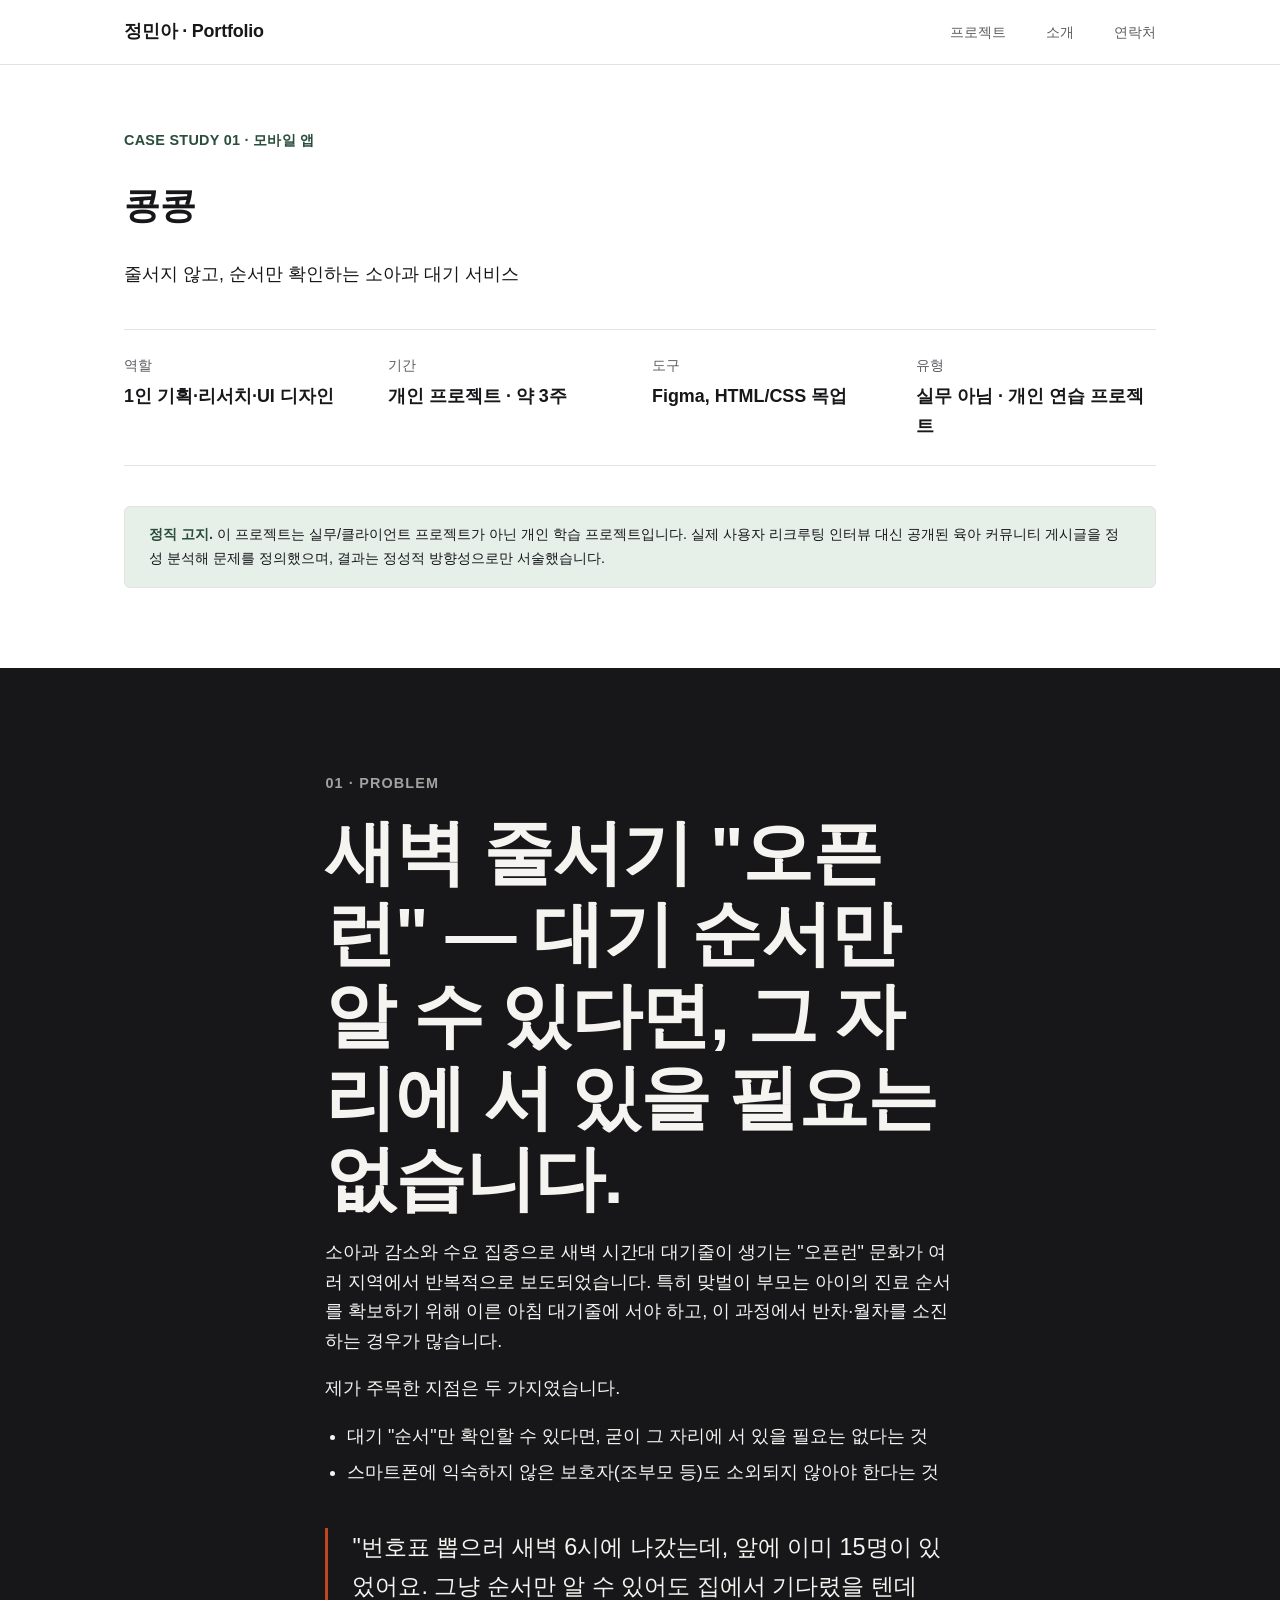
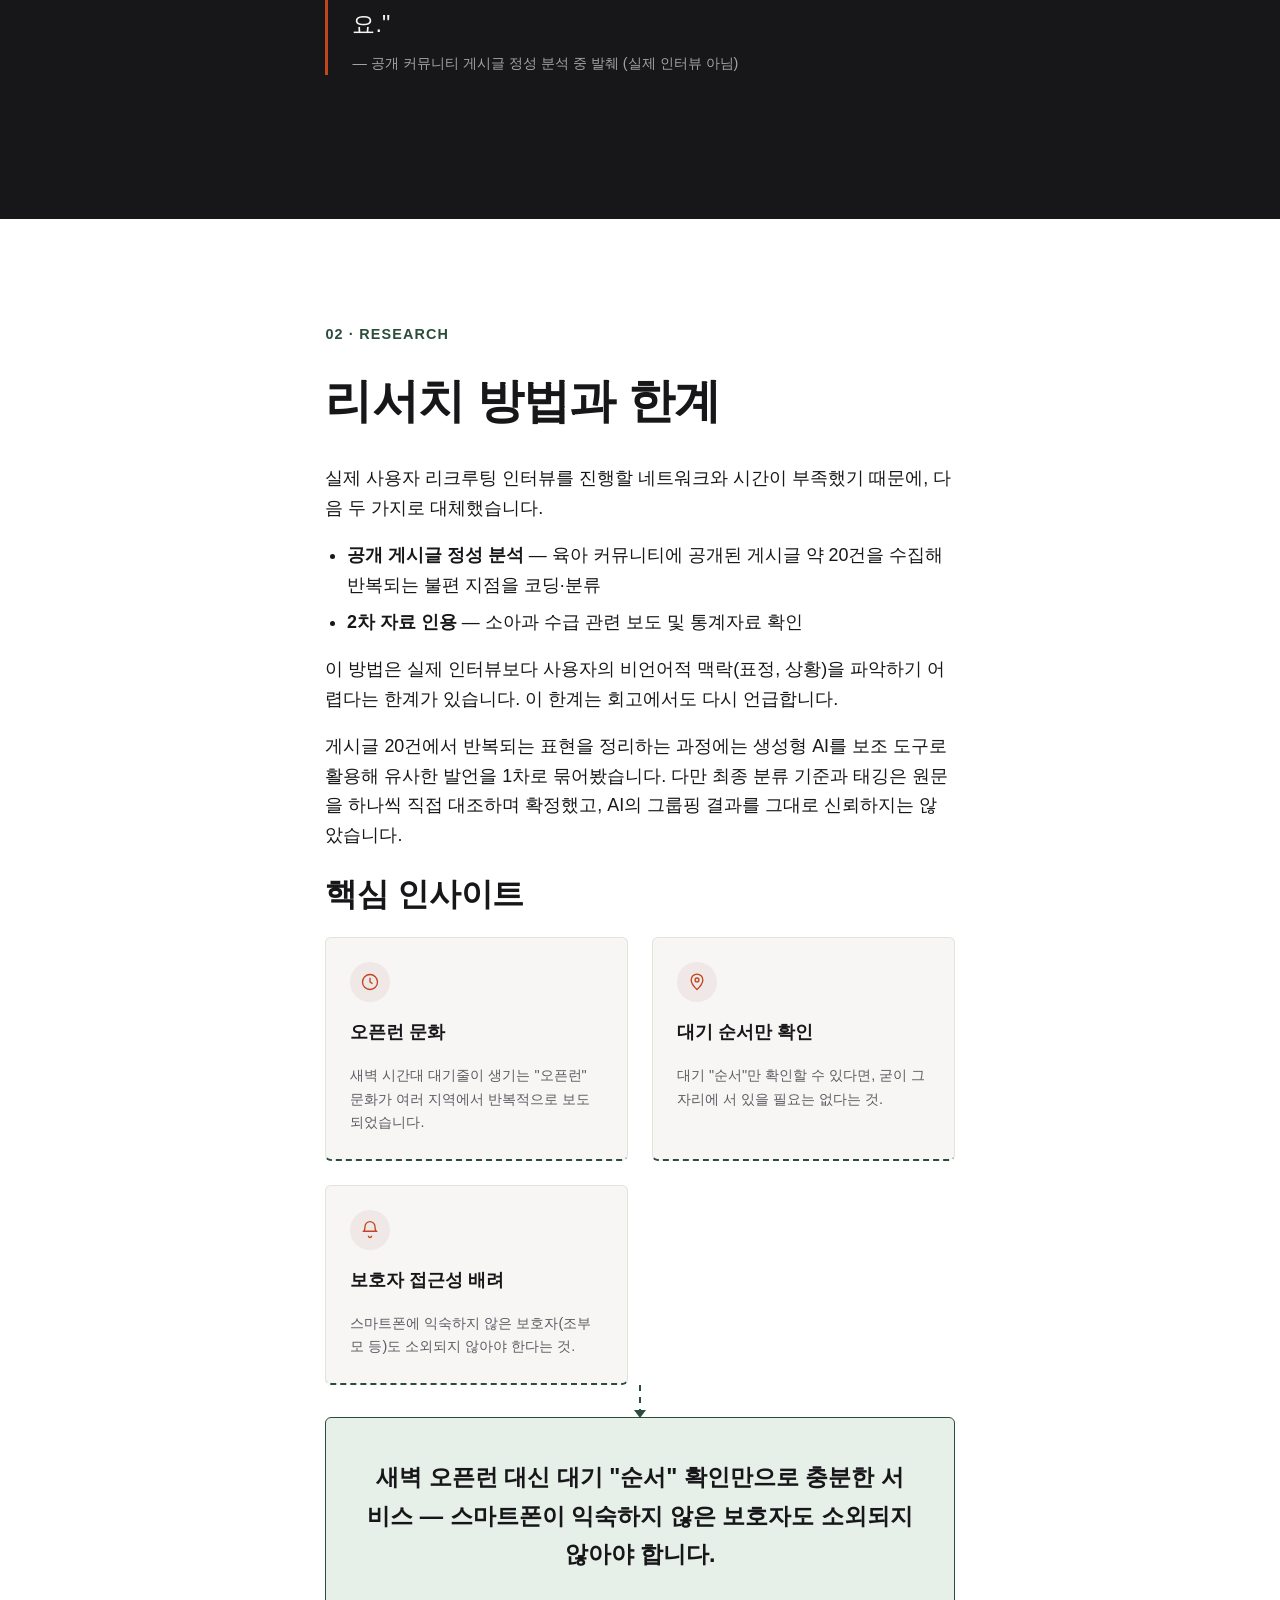
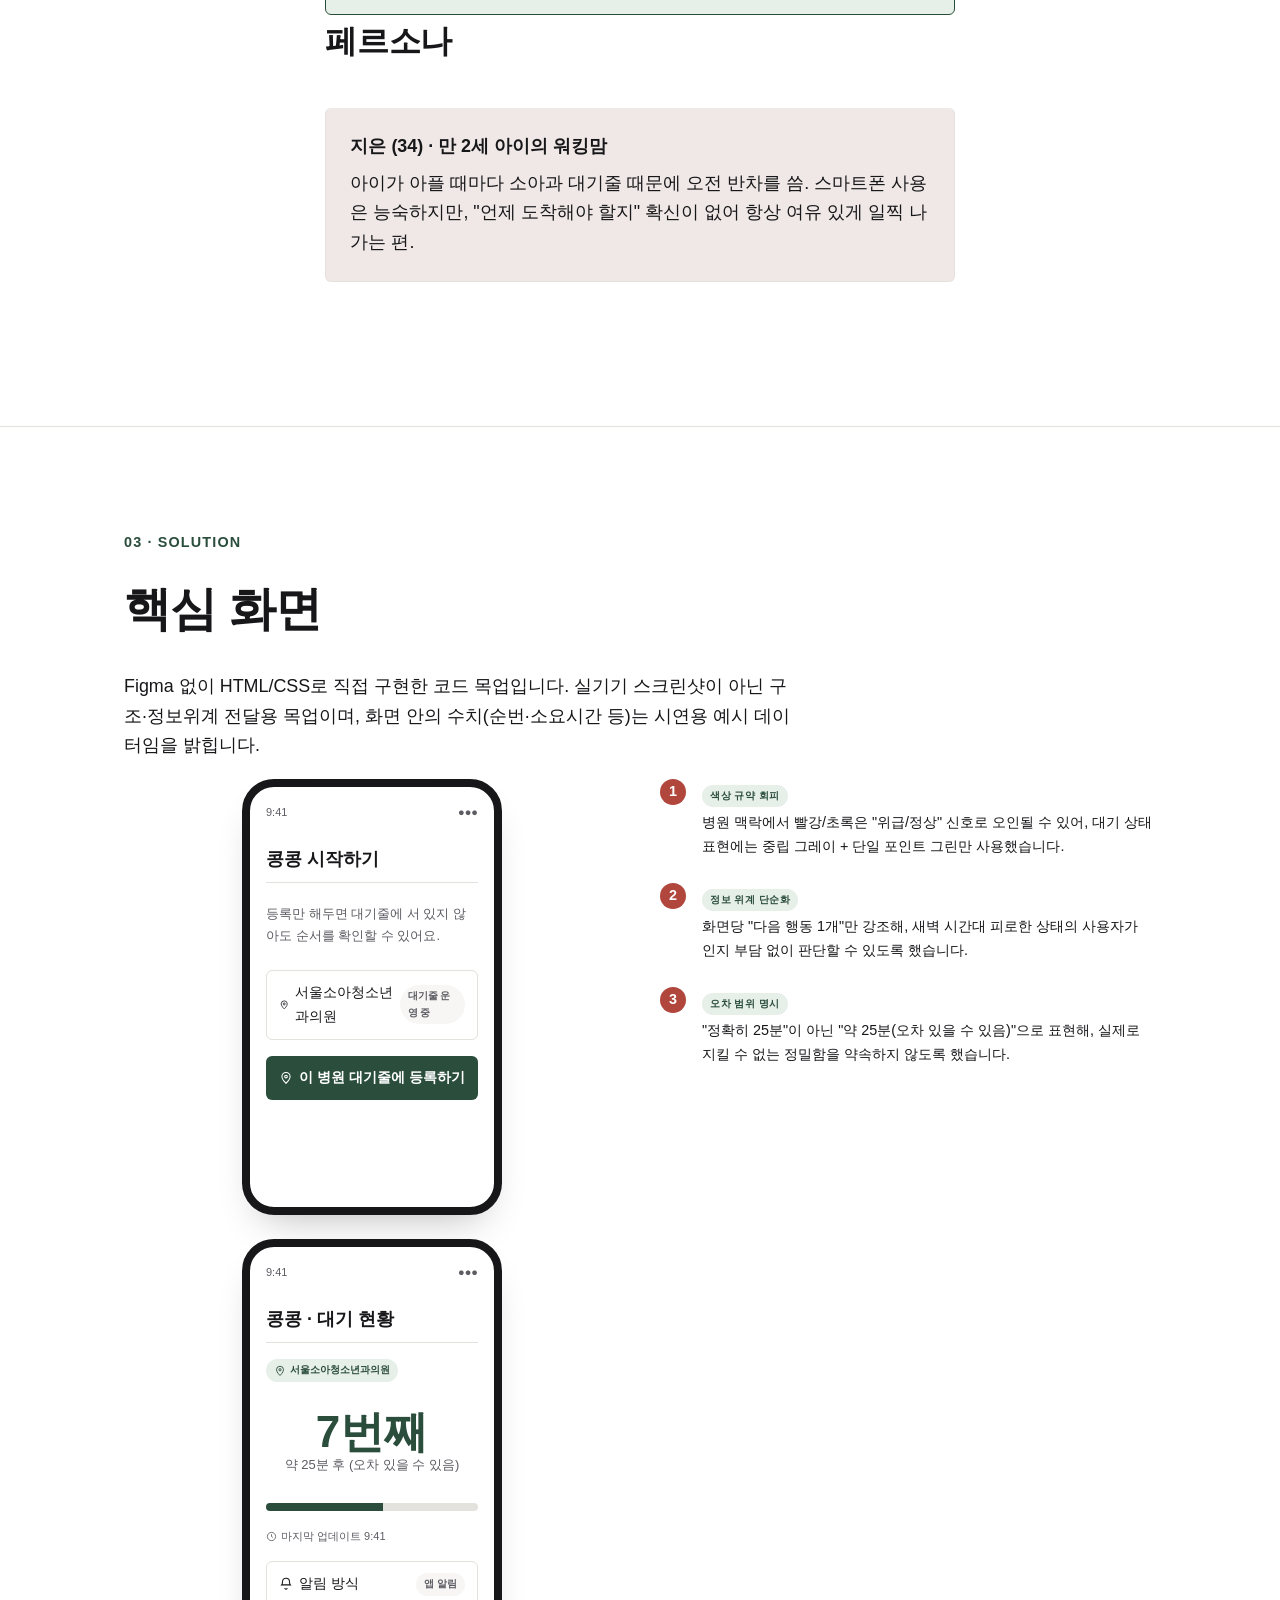
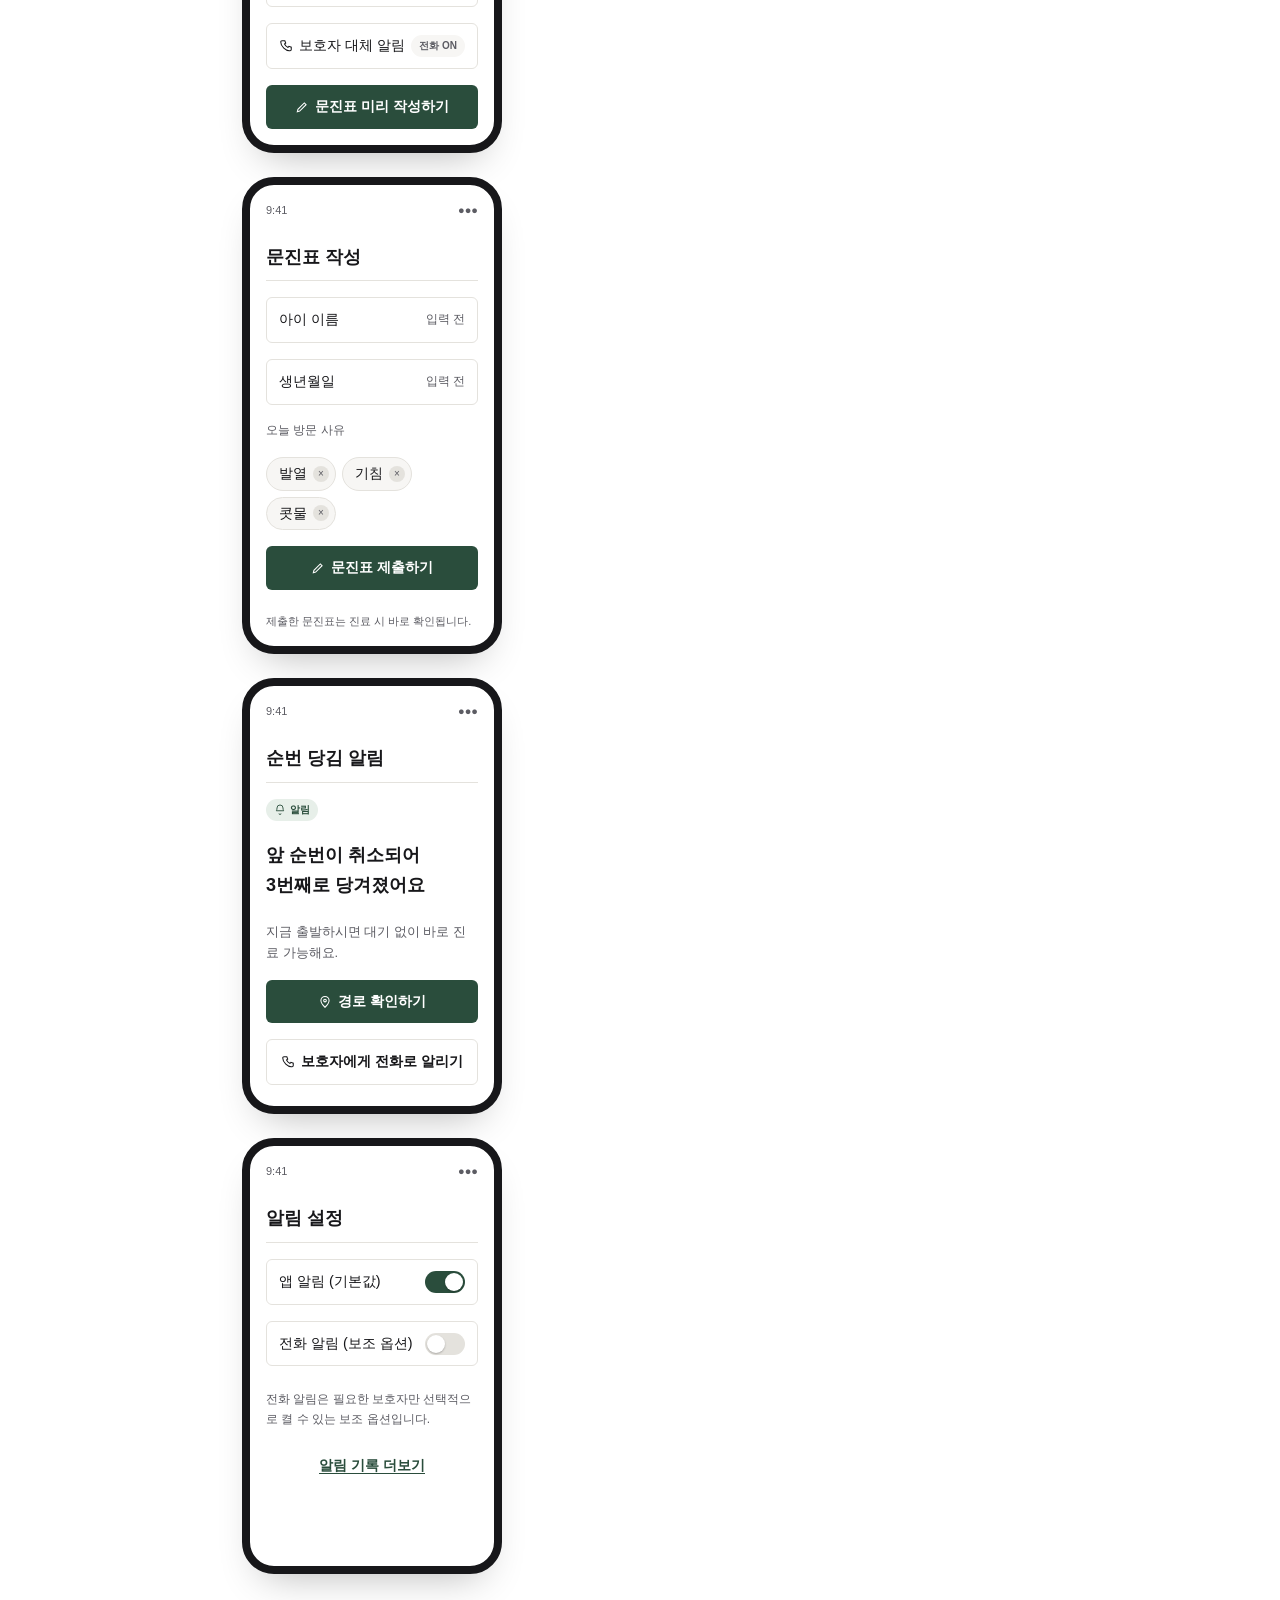
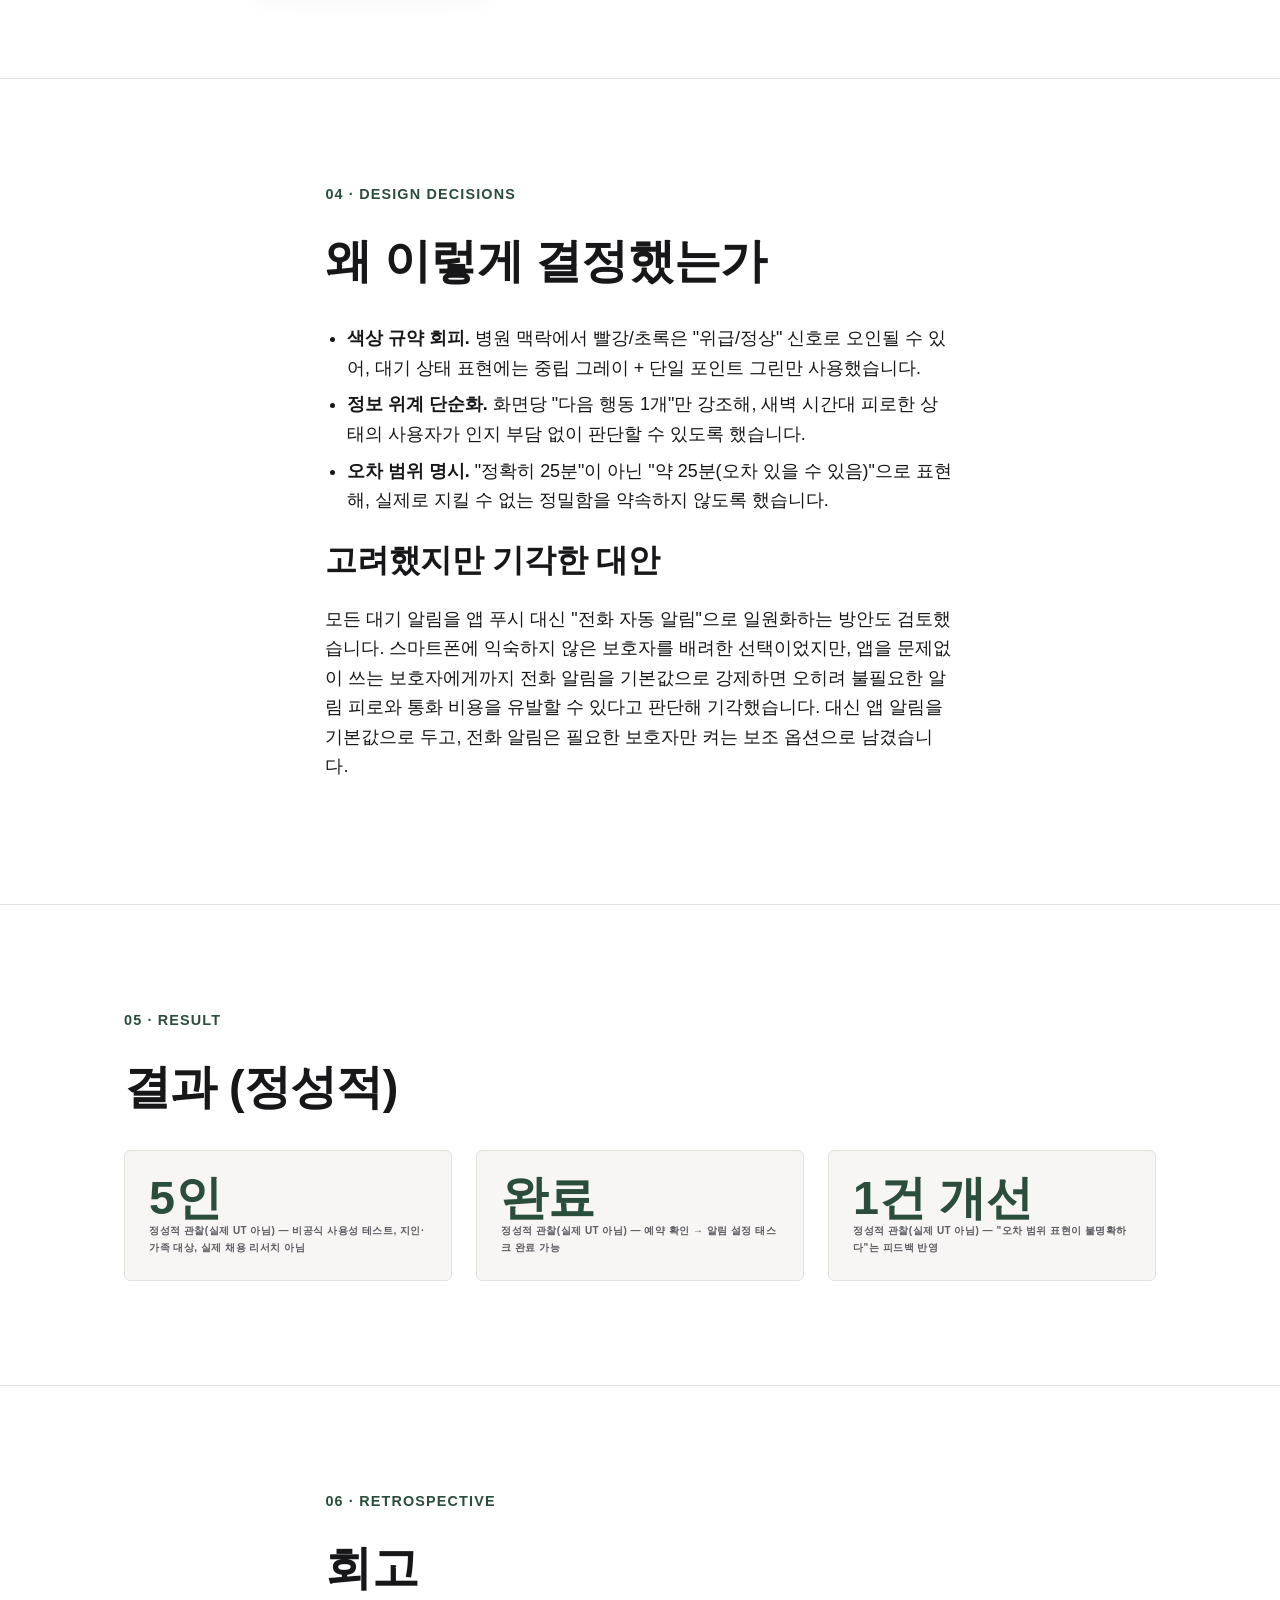
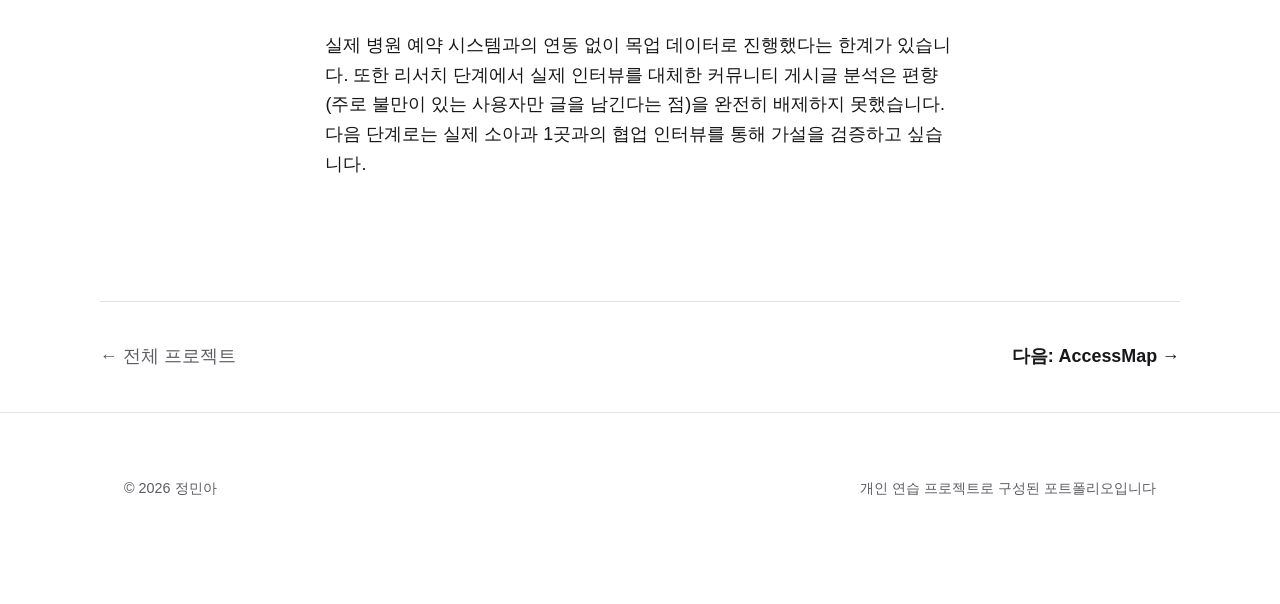
<file: case-kongkong.html>
<!DOCTYPE html>
<html lang="ko">
<head>
<meta charset="UTF-8">
<meta name="viewport" content="width=device-width, initial-scale=1.0">
<title>콩콩 — 소아과 대기열 앱 | 정민아</title>
<meta name="description" content="소아과 오픈런 문제를 해결하는 실시간 대기열 공유 서비스 콩콩의 UI/UX 케이스 스터디">
<meta property="og:type" content="article">
<meta property="og:title" content="콩콩 — 소아과 대기열 앱 | 정민아">
<meta property="og:description" content="소아과 오픈런 문제를 해결하는 실시간 대기열 공유 서비스 콩콩의 UI/UX 케이스 스터디">
<!-- 임시 배포 링크(GitHub Pages) — 정식 도메인 확정 시 이 줄의 content 값만 교체 -->
<meta property="og:url" content="https://mosesrodchoi-stack.github.io/jeongmina-uiux-portfolio/case-kongkong.html">
<meta property="og:image" content="assets/og-image.jpg">
<meta property="og:image:type" content="image/jpeg">
<meta name="twitter:card" content="summary_large_image">
<meta name="twitter:title" content="콩콩 — 소아과 대기열 앱 | 정민아">
<meta name="twitter:description" content="소아과 오픈런 문제를 해결하는 실시간 대기열 공유 서비스 콩콩의 UI/UX 케이스 스터디">
<!-- 임시 배포 링크(GitHub Pages) — 정식 도메인 확정 시 이 줄의 href 값만 교체 -->
<link rel="canonical" href="https://mosesrodchoi-stack.github.io/jeongmina-uiux-portfolio/case-kongkong.html">
<link rel="icon" href="assets/favicon.svg" type="image/svg+xml">
<link rel="stylesheet" href="assets/style.css">
</head>
<body>

<a class="skip-link" href="#main">본문으로 바로가기</a>

<nav class="nav">
  <div class="container">
    <a class="nav-logo" href="index.html">정민아 · Portfolio</a>
    <ul class="nav-links">
      <li><a href="index.html#projects">프로젝트</a></li>
      <li><a href="index.html#about">소개</a></li>
      <li><a href="index.html#contact">연락처</a></li>
    </ul>
  </div>
</nav>

<header class="case-hero">
  <div class="container">
    <div class="hero-eyebrow">CASE STUDY 01 · 모바일 앱</div>
    <h1>콩콩</h1>
    <p class="lede">줄서지 않고, 순서만 확인하는 소아과 대기 서비스</p>

    <dl class="case-meta-grid">
      <div><dt>역할</dt><dd>1인 기획·리서치·UI 디자인</dd></div>
      <div><dt>기간</dt><dd>개인 프로젝트 · 약 3주</dd></div>
      <div><dt>도구</dt><dd>Figma, HTML/CSS 목업</dd></div>
      <div><dt>유형</dt><dd>실무 아님 · 개인 연습 프로젝트</dd></div>
    </dl>

    <div class="disclosure">
      <strong>정직 고지.</strong> 이 프로젝트는 실무/클라이언트 프로젝트가 아닌 개인 학습
      프로젝트입니다. 실제 사용자 리크루팅 인터뷰 대신 공개된 육아 커뮤니티 게시글을
      정성 분석해 문제를 정의했으며, 결과는 정성적 방향성으로만 서술했습니다.
    </div>
  </div>
</header>

<main id="main">
<section class="section-flush section-flush--dark">
  <div class="container prose">
    <div class="section-label">01 · PROBLEM</div>
    <h2 class="statement">새벽 줄서기 "오픈런" — 대기 순서만 알 수 있다면, 그 자리에 서 있을 필요는 없습니다.</h2>
    <p>
      소아과 감소와 수요 집중으로 새벽 시간대 대기줄이 생기는 "오픈런" 문화가 여러 지역에서
      반복적으로 보도되었습니다. 특히 맞벌이 부모는 아이의 진료 순서를 확보하기 위해
      이른 아침 대기줄에 서야 하고, 이 과정에서 반차·월차를 소진하는 경우가 많습니다.
    </p>
    <p>제가 주목한 지점은 두 가지였습니다.</p>
    <ul>
      <li>대기 "순서"만 확인할 수 있다면, 굳이 그 자리에 서 있을 필요는 없다는 것</li>
      <li>스마트폰에 익숙하지 않은 보호자(조부모 등)도 소외되지 않아야 한다는 것</li>
    </ul>

    <div class="quote-block" style="color: var(--color-statement-text); border-left-color: var(--color-accent-kongkong);">
      "번호표 뽑으러 새벽 6시에 나갔는데, 앞에 이미 15명이 있었어요. 그냥 순서만 알 수 있어도
      집에서 기다렸을 텐데요."
      <cite style="color: var(--color-statement-muted);">— 공개 커뮤니티 게시글 정성 분석 중 발췌 (실제 인터뷰 아님)</cite>
    </div>
  </div>
</section>

<section>
  <div class="container prose">
    <div class="section-label">02 · RESEARCH</div>
    <h2>리서치 방법과 한계</h2>
    <p>
      실제 사용자 리크루팅 인터뷰를 진행할 네트워크와 시간이 부족했기 때문에, 다음 두 가지로
      대체했습니다.
    </p>
    <ul>
      <li><strong>공개 게시글 정성 분석</strong> — 육아 커뮤니티에 공개된 게시글 약 20건을
        수집해 반복되는 불편 지점을 코딩·분류</li>
      <li><strong>2차 자료 인용</strong> — 소아과 수급 관련 보도 및 통계자료 확인</li>
    </ul>
    <p>
      이 방법은 실제 인터뷰보다 사용자의 비언어적 맥락(표정, 상황)을 파악하기 어렵다는
      한계가 있습니다. 이 한계는 회고에서도 다시 언급합니다.
    </p>
    <p>
      게시글 20건에서 반복되는 표현을 정리하는 과정에는 생성형 AI를 보조 도구로 활용해
      유사한 발언을 1차로 묶어봤습니다. 다만 최종 분류 기준과 태깅은 원문을 하나씩
      직접 대조하며 확정했고, AI의 그룹핑 결과를 그대로 신뢰하지는 않았습니다.
    </p>

    <h3>핵심 인사이트</h3>
    <div class="insight-convergence">
      <div class="insight-cards">
        <div class="insight-card">
          <span class="icon-badge icon-badge--kongkong">
            <svg aria-hidden="true" viewBox="0 0 24 24" fill="none" stroke="currentColor" stroke-width="1.6"><circle cx="12" cy="12" r="9"/><path d="M12 7v5l3 2"/></svg>
          </span>
          <h4>오픈런 문화</h4>
          <p>새벽 시간대 대기줄이 생기는 "오픈런" 문화가 여러 지역에서 반복적으로 보도되었습니다.</p>
        </div>
        <div class="insight-card">
          <span class="icon-badge icon-badge--kongkong">
            <svg aria-hidden="true" viewBox="0 0 24 24" fill="none" stroke="currentColor" stroke-width="1.6"><path d="M12 21s7-6.5 7-11.5A7 7 0 0 0 5 9.5C5 14.5 12 21 12 21z"/><circle cx="12" cy="9.5" r="2.3"/></svg>
          </span>
          <h4>대기 순서만 확인</h4>
          <p>대기 "순서"만 확인할 수 있다면, 굳이 그 자리에 서 있을 필요는 없다는 것.</p>
        </div>
        <div class="insight-card">
          <span class="icon-badge icon-badge--kongkong">
            <svg aria-hidden="true" viewBox="0 0 24 24" fill="none" stroke="currentColor" stroke-width="1.6"><path d="M6 8a6 6 0 0 1 12 0c0 4 1.5 5.5 1.5 5.5H4.5S6 12 6 8z"/><path d="M10 19a2 2 0 0 0 4 0"/></svg>
          </span>
          <h4>보호자 접근성 배려</h4>
          <p>스마트폰에 익숙하지 않은 보호자(조부모 등)도 소외되지 않아야 한다는 것.</p>
        </div>
      </div>
      <div class="insight-connector" aria-hidden="true"></div>
      <div class="insight-synthesis">
        <p>새벽 오픈런 대신 대기 "순서" 확인만으로 충분한 서비스 — 스마트폰이 익숙하지 않은
          보호자도 소외되지 않아야 합니다.</p>
      </div>
    </div>

    <h3>페르소나</h3>
    <div class="figure section-flush" style="--section-flush-bg: var(--color-accent-kongkong-soft);">
      <p style="margin:0"><strong>지은 (34) · 만 2세 아이의 워킹맘</strong></p>
      <p class="persona-desc">
        아이가 아플 때마다 소아과 대기줄 때문에 오전 반차를 씀. 스마트폰 사용은 능숙하지만,
        "언제 도착해야 할지" 확신이 없어 항상 여유 있게 일찍 나가는 편.
      </p>
    </div>
  </div>
</section>

<section>
  <div class="container">
    <div class="section-label">03 · SOLUTION</div>
    <h2>핵심 화면</h2>
    <p class="prose">Figma 없이 HTML/CSS로 직접 구현한 코드 목업입니다. 실기기 스크린샷이 아닌
      구조·정보위계 전달용 목업이며, 화면 안의 수치(순번·소요시간 등)는 시연용 예시 데이터임을
      밝힙니다.</p>

    <div class="annotated-mockup">
    <div class="mockup-row">
      <div class="phone-frame">
        <div class="screen">
          <div class="status-bar"><span>9:41</span><span>●●●</span></div>
          <div class="app-bar">콩콩 시작하기</div>
          <p style="font-size:13px; color:var(--color-text-muted); margin:4px 0 8px;">
            등록만 해두면 대기줄에 서 있지 않아도 순서를 확인할 수 있어요.
          </p>
          <div class="mock-list-item">
            <span class="mock-icon-label">
              <svg aria-hidden="true" width="14" height="14" viewBox="0 0 24 24" fill="none" stroke="currentColor" stroke-width="1.8"><path d="M12 21s7-6.5 7-11.5A7 7 0 0 0 5 9.5C5 14.5 12 21 12 21z"/><circle cx="12" cy="9.5" r="2.3"/></svg>
              서울소아청소년과의원
            </span>
            <span class="mock-badge muted">대기줄 운영 중</span>
          </div>
          <div class="mock-btn-primary">
            <svg aria-hidden="true" width="14" height="14" viewBox="0 0 24 24" fill="none" stroke="currentColor" stroke-width="1.8"><path d="M12 21s7-6.5 7-11.5A7 7 0 0 0 5 9.5C5 14.5 12 21 12 21z"/><circle cx="12" cy="9.5" r="2.3"/></svg>
            이 병원 대기줄에 등록하기
          </div>
        </div>
      </div>

      <div class="phone-frame">
        <div class="screen">
          <div class="status-bar"><span>9:41</span><span>●●●</span></div>
          <div class="app-bar">콩콩 · 대기 현황</div>
          <span class="mock-badge">
            <svg width="12" height="12" viewBox="0 0 24 24" fill="none" stroke="currentColor" stroke-width="1.8"><path d="M12 21s7-6.5 7-11.5A7 7 0 0 0 5 9.5C5 14.5 12 21 12 21z"/><circle cx="12" cy="9.5" r="2.3"/></svg>
            서울소아청소년과의원
          </span>
          <div style="text-align:center; padding: 12px 0;">
            <div class="mock-queue-number">7번째</div>
            <div style="color:var(--color-text-muted); font-size: 13px;">약 25분 후 (오차 있을 수 있음)</div>
          </div>
          <div class="mock-bar-track"><div class="mock-bar-fill" style="width:55%"></div></div>
          <div style="color:var(--color-text-muted); font-size:11px; display:flex; align-items:center; gap:4px;">
            <svg width="11" height="11" viewBox="0 0 24 24" fill="none" stroke="currentColor" stroke-width="1.8"><circle cx="12" cy="12" r="9"/><path d="M12 7v5l3 2"/></svg>
            마지막 업데이트 9:41
          </div>
          <div class="mock-list-item">
            <span class="mock-icon-label"><svg width="14" height="14" viewBox="0 0 24 24" fill="none" stroke="currentColor" stroke-width="1.8"><path d="M6 8a6 6 0 0 1 12 0c0 4 1.5 5.5 1.5 5.5H4.5S6 12 6 8z"/><path d="M10 19a2 2 0 0 0 4 0"/></svg>알림 방식</span>
            <span class="mock-badge muted">앱 알림</span>
          </div>
          <div class="mock-list-item">
            <span class="mock-icon-label"><svg width="14" height="14" viewBox="0 0 24 24" fill="none" stroke="currentColor" stroke-width="1.8"><path d="M6 3h4l1.5 4-2 1.5a12 12 0 0 0 6 6l1.5-2 4 1.5v4a2 2 0 0 1-2 2C11.5 21 3 12.5 3 5a2 2 0 0 1 2-2z"/></svg>보호자 대체 알림</span>
            <span class="mock-badge muted">전화 ON</span>
          </div>
          <div class="mock-btn-primary">
            <svg width="14" height="14" viewBox="0 0 24 24" fill="none" stroke="currentColor" stroke-width="1.8"><path d="M4 20l4-1 11-11-3-3L5 16l-1 4z"/></svg>
            문진표 미리 작성하기
          </div>
        </div>
      </div>

      <div class="phone-frame">
        <div class="screen">
          <div class="status-bar"><span>9:41</span><span>●●●</span></div>
          <div class="app-bar">문진표 작성</div>
          <div class="mock-list-item">
            <span class="mock-icon-label">아이 이름</span>
            <span style="font-size:12px; color:var(--color-text-muted);">입력 전</span>
          </div>
          <div class="mock-list-item">
            <span class="mock-icon-label">생년월일</span>
            <span style="font-size:12px; color:var(--color-text-muted);">입력 전</span>
          </div>
          <div style="font-size:12px; color:var(--color-text-muted);">오늘 방문 사유</div>
          <div style="display:flex; gap:6px; flex-wrap:wrap;">
            <span class="mock-chip">발열 <span class="remove">×</span></span>
            <span class="mock-chip">기침 <span class="remove">×</span></span>
            <span class="mock-chip">콧물 <span class="remove">×</span></span>
          </div>
          <div class="mock-btn-primary">
            <svg aria-hidden="true" width="14" height="14" viewBox="0 0 24 24" fill="none" stroke="currentColor" stroke-width="1.8"><path d="M4 20l4-1 11-11-3-3L5 16l-1 4z"/></svg>
            문진표 제출하기
          </div>
          <p style="font-size:11px; color:var(--color-text-muted); margin:6px 0 0;">제출한 문진표는 진료 시 바로 확인됩니다.</p>
        </div>
      </div>

      <div class="phone-frame">
        <div class="screen">
          <div class="status-bar"><span>9:41</span><span>●●●</span></div>
          <div class="app-bar">순번 당김 알림</div>
          <span class="mock-badge">
            <svg width="12" height="12" viewBox="0 0 24 24" fill="none" stroke="currentColor" stroke-width="1.8"><path d="M6 8a6 6 0 0 1 12 0c0 4 1.5 5.5 1.5 5.5H4.5S6 12 6 8z"/><path d="M10 19a2 2 0 0 0 4 0"/></svg>
            알림
          </span>
          <p style="font-weight:700; font-size: 18px; margin: 4px 0;">앞 순번이 취소되어<br>3번째로 당겨졌어요</p>
          <p style="color:var(--color-text-muted); font-size:13px; margin:0;">
            지금 출발하시면 대기 없이 바로 진료 가능해요.
          </p>
          <div class="mock-btn-primary">
            <svg width="14" height="14" viewBox="0 0 24 24" fill="none" stroke="currentColor" stroke-width="1.8"><path d="M12 21s7-6.5 7-11.5A7 7 0 0 0 5 9.5C5 14.5 12 21 12 21z"/><circle cx="12" cy="9.5" r="2.3"/></svg>
            경로 확인하기
          </div>
          <div class="mock-btn-secondary">
            <svg width="14" height="14" viewBox="0 0 24 24" fill="none" stroke="currentColor" stroke-width="1.8"><path d="M6 3h4l1.5 4-2 1.5a12 12 0 0 0 6 6l1.5-2 4 1.5v4a2 2 0 0 1-2 2C11.5 21 3 12.5 3 5a2 2 0 0 1 2-2z"/></svg>
            보호자에게 전화로 알리기
          </div>
        </div>
      </div>

      <div class="phone-frame">
        <div class="screen">
          <div class="status-bar"><span>9:41</span><span>●●●</span></div>
          <div class="app-bar">알림 설정</div>
          <div class="mock-list-item">
            <span class="mock-icon-label">앱 알림 (기본값)</span>
            <span class="mock-toggle is-on"><span class="knob"></span></span>
          </div>
          <div class="mock-list-item">
            <span class="mock-icon-label">전화 알림 (보조 옵션)</span>
            <span class="mock-toggle"><span class="knob"></span></span>
          </div>
          <p style="font-size:12px; color:var(--color-text-muted); margin:8px 0 0;">
            전화 알림은 필요한 보호자만 선택적으로 켤 수 있는 보조 옵션입니다.
          </p>
          <div class="mock-btn-tertiary">알림 기록 더보기</div>
        </div>
      </div>
    </div>

    <div>
      <div class="pain-point">
        <span class="num">1</span>
        <div>
          <span class="rationale-label">색상 규약 회피</span>
          <p>병원 맥락에서 빨강/초록은 "위급/정상" 신호로 오인될 수 있어, 대기 상태 표현에는 중립 그레이 + 단일 포인트 그린만 사용했습니다.</p>
        </div>
      </div>
      <div class="pain-point">
        <span class="num">2</span>
        <div>
          <span class="rationale-label">정보 위계 단순화</span>
          <p>화면당 "다음 행동 1개"만 강조해, 새벽 시간대 피로한 상태의 사용자가 인지 부담 없이 판단할 수 있도록 했습니다.</p>
        </div>
      </div>
      <div class="pain-point">
        <span class="num">3</span>
        <div>
          <span class="rationale-label">오차 범위 명시</span>
          <p>"정확히 25분"이 아닌 "약 25분(오차 있을 수 있음)"으로 표현해, 실제로 지킬 수 없는 정밀함을 약속하지 않도록 했습니다.</p>
        </div>
      </div>
    </div>
    </div>
  </div>
</section>

<section>
  <div class="container prose">
    <div class="section-label">04 · DESIGN DECISIONS</div>
    <h2>왜 이렇게 결정했는가</h2>
    <ul>
      <li><strong>색상 규약 회피.</strong> 병원 맥락에서 빨강/초록은 "위급/정상" 신호로 오인될
        수 있어, 대기 상태 표현에는 중립 그레이 + 단일 포인트 그린만 사용했습니다.</li>
      <li><strong>정보 위계 단순화.</strong> 화면당 "다음 행동 1개"만 강조해, 새벽 시간대
        피로한 상태의 사용자가 인지 부담 없이 판단할 수 있도록 했습니다.</li>
      <li><strong>오차 범위 명시.</strong> "정확히 25분"이 아닌 "약 25분(오차 있을 수 있음)"으로
        표현해, 실제로 지킬 수 없는 정밀함을 약속하지 않도록 했습니다.</li>
    </ul>

    <h3>고려했지만 기각한 대안</h3>
    <p>
      모든 대기 알림을 앱 푸시 대신 "전화 자동 알림"으로 일원화하는 방안도 검토했습니다.
      스마트폰에 익숙하지 않은 보호자를 배려한 선택이었지만, 앱을 문제없이 쓰는
      보호자에게까지 전화 알림을 기본값으로 강제하면 오히려 불필요한 알림 피로와 통화
      비용을 유발할 수 있다고 판단해 기각했습니다. 대신 앱 알림을 기본값으로 두고,
      전화 알림은 필요한 보호자만 켜는 보조 옵션으로 남겼습니다.
    </p>
  </div>
</section>

<section>
  <div class="container">
    <div class="section-label">05 · RESULT</div>
    <h2>결과 (정성적)</h2>
    <div class="result-grid">
      <div class="result-badge"><span class="num">5인</span><span class="qual-label">정성적 관찰(실제 UT 아님) — 비공식 사용성 테스트, 지인·가족 대상, 실제 채용 리서치 아님</span></div>
      <div class="result-badge"><span class="num">완료</span><span class="qual-label">정성적 관찰(실제 UT 아님) — 예약 확인 → 알림 설정 태스크 완료 가능</span></div>
      <div class="result-badge"><span class="num">1건 개선</span><span class="qual-label">정성적 관찰(실제 UT 아님) — "오차 범위 표현이 불명확하다"는 피드백 반영</span></div>
    </div>
  </div>
</section>

<section>
  <div class="container prose">
    <div class="section-label">06 · RETROSPECTIVE</div>
    <h2>회고</h2>
    <p>
      실제 병원 예약 시스템과의 연동 없이 목업 데이터로 진행했다는 한계가 있습니다.
      또한 리서치 단계에서 실제 인터뷰를 대체한 커뮤니티 게시글 분석은 편향(주로 불만이 있는
      사용자만 글을 남긴다는 점)을 완전히 배제하지 못했습니다. 다음 단계로는 실제 소아과
      1곳과의 협업 인터뷰를 통해 가설을 검증하고 싶습니다.
    </p>
  </div>
</section>

<div class="container case-nav">
  <a class="back" href="index.html">← 전체 프로젝트</a>
  <a href="case-accessmap.html">다음: AccessMap →</a>
</div>
</main>

<footer>
  <div class="container">
    <span>© 2026 정민아</span>
    <span>개인 연습 프로젝트로 구성된 포트폴리오입니다</span>
  </div>
</footer>

</body>
</html>
</file>
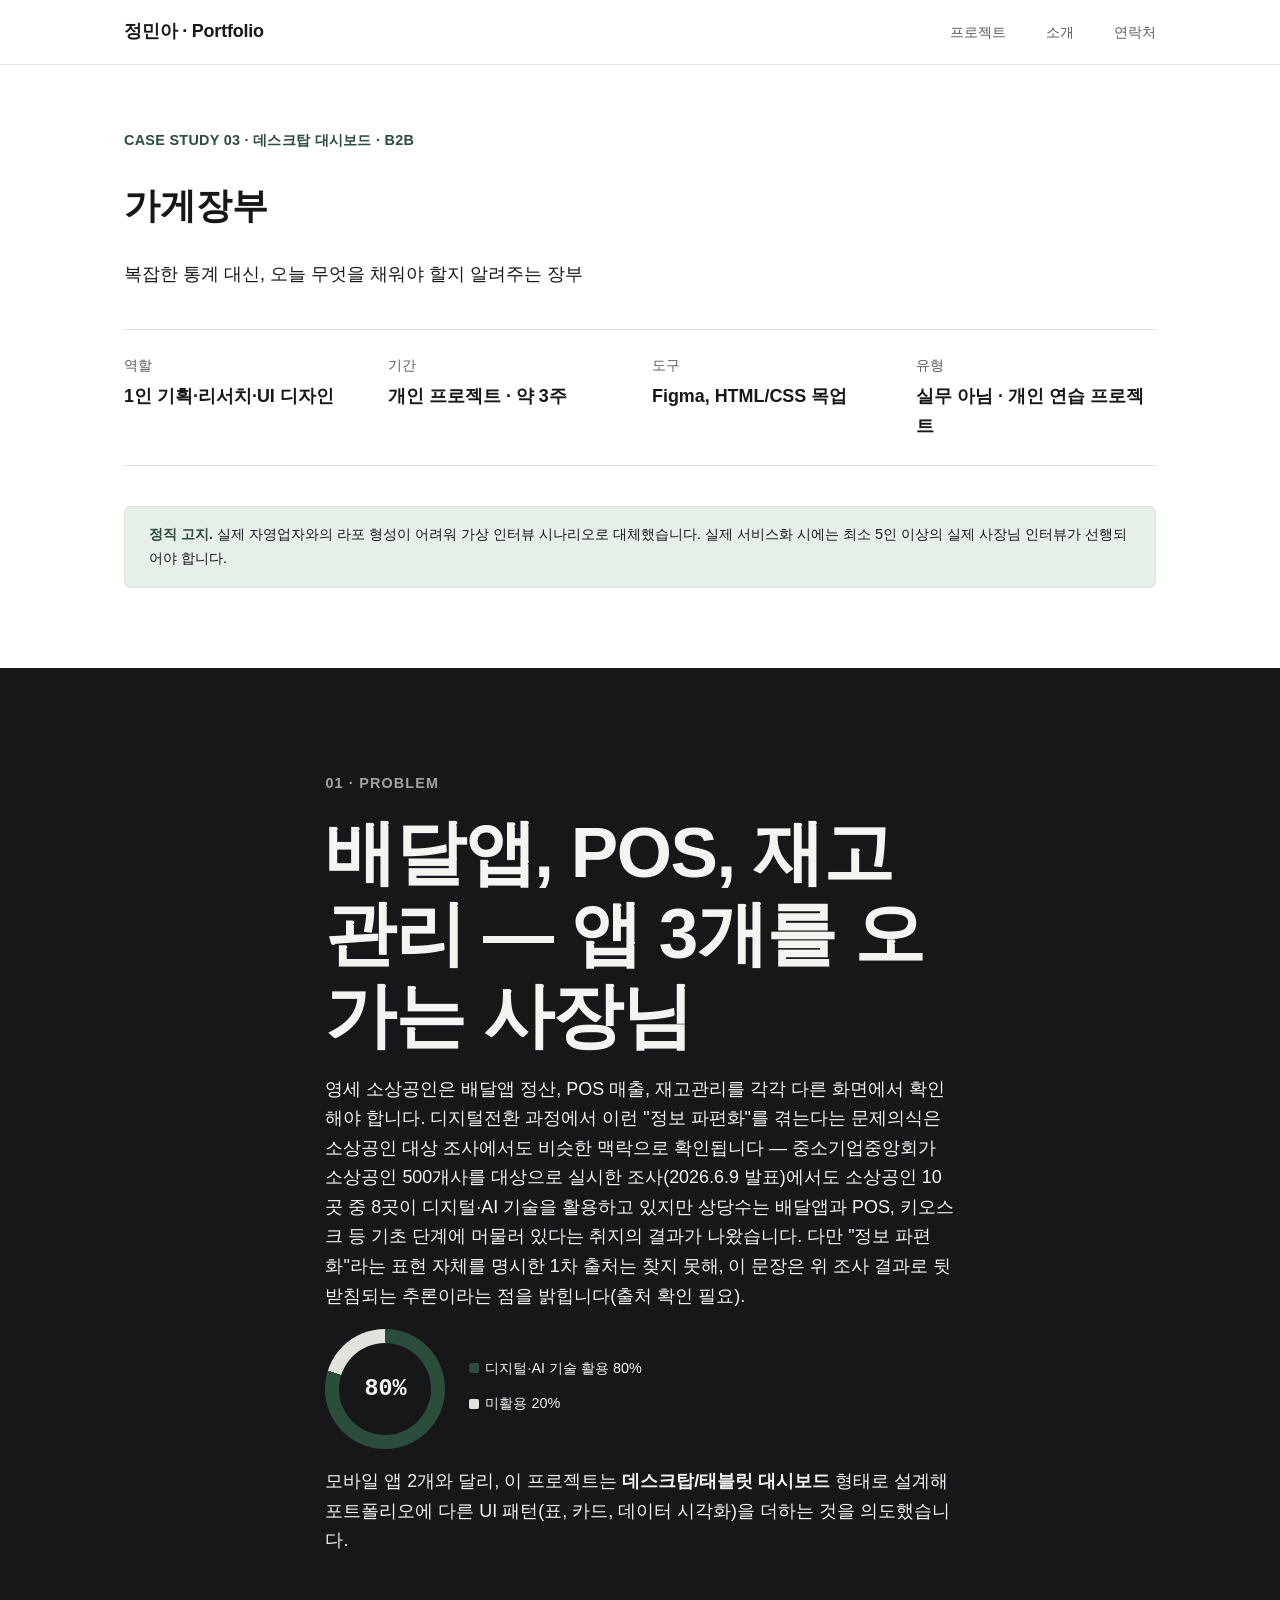
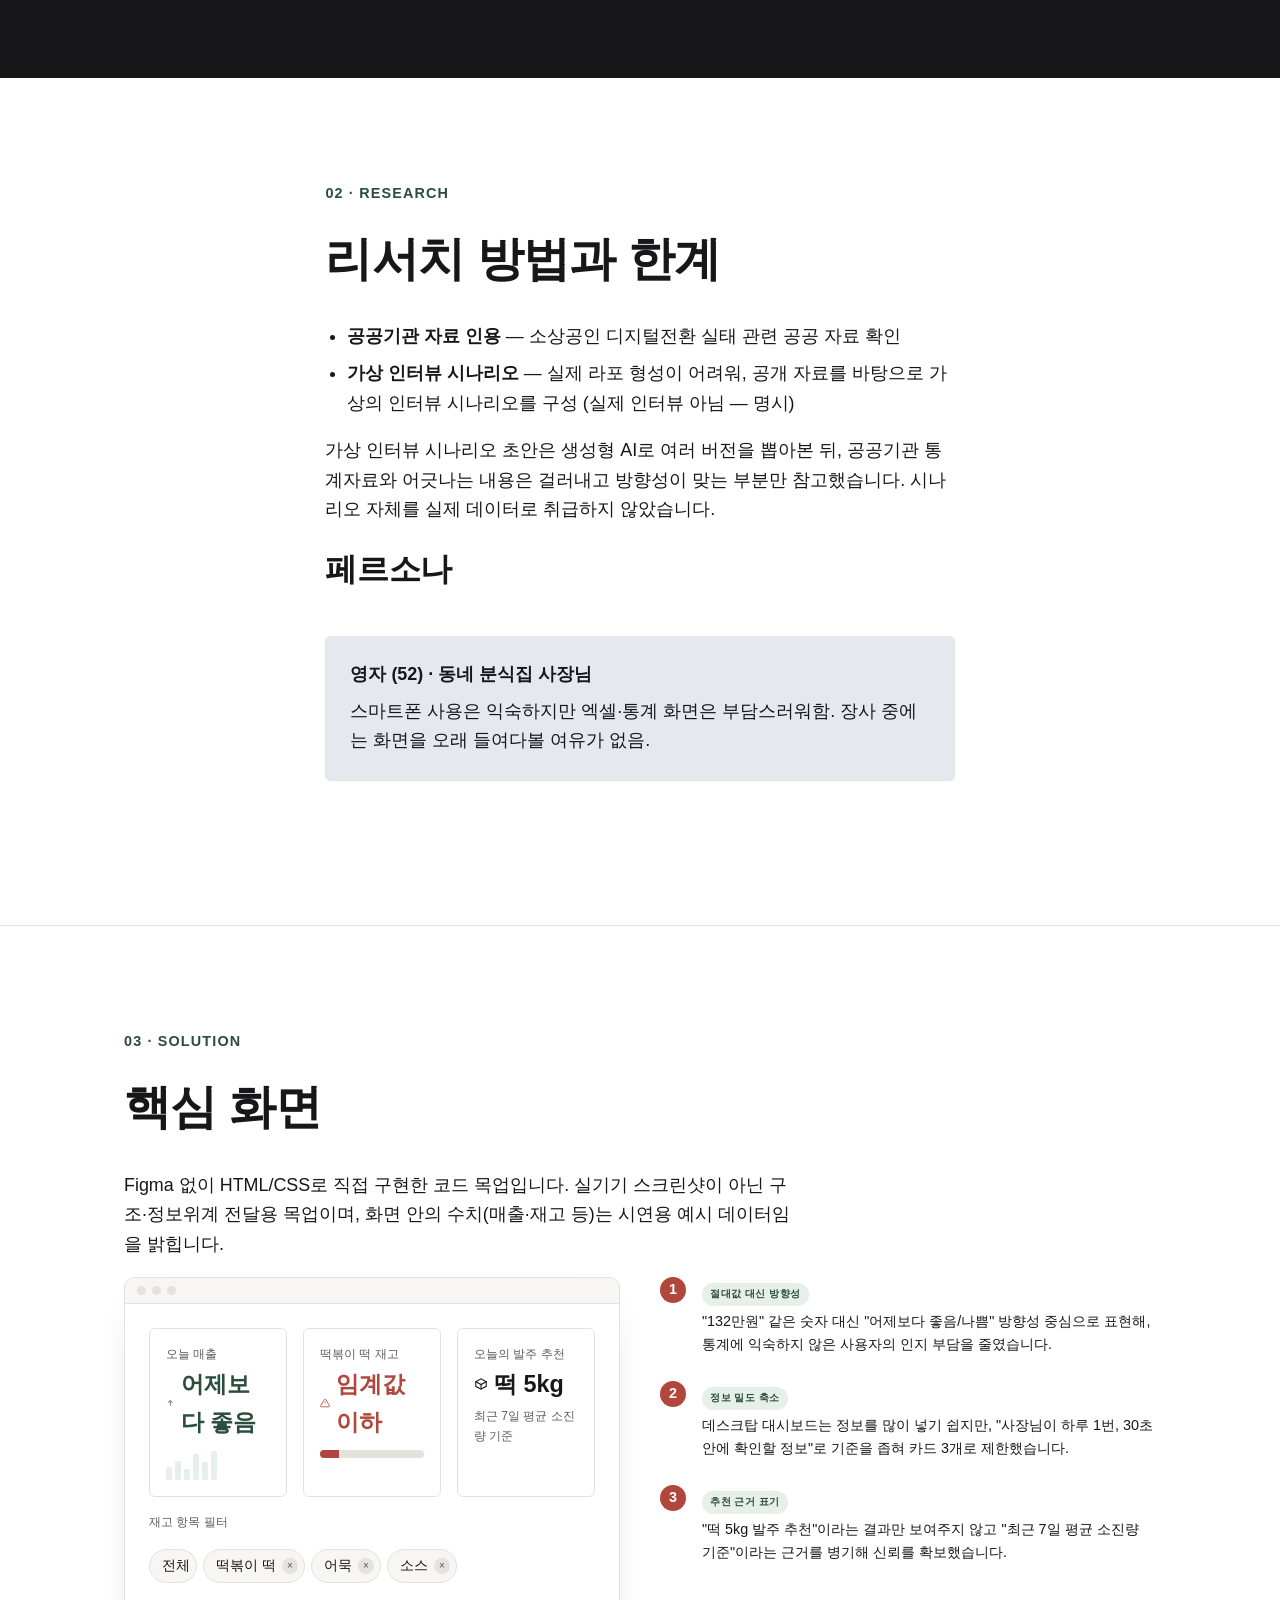
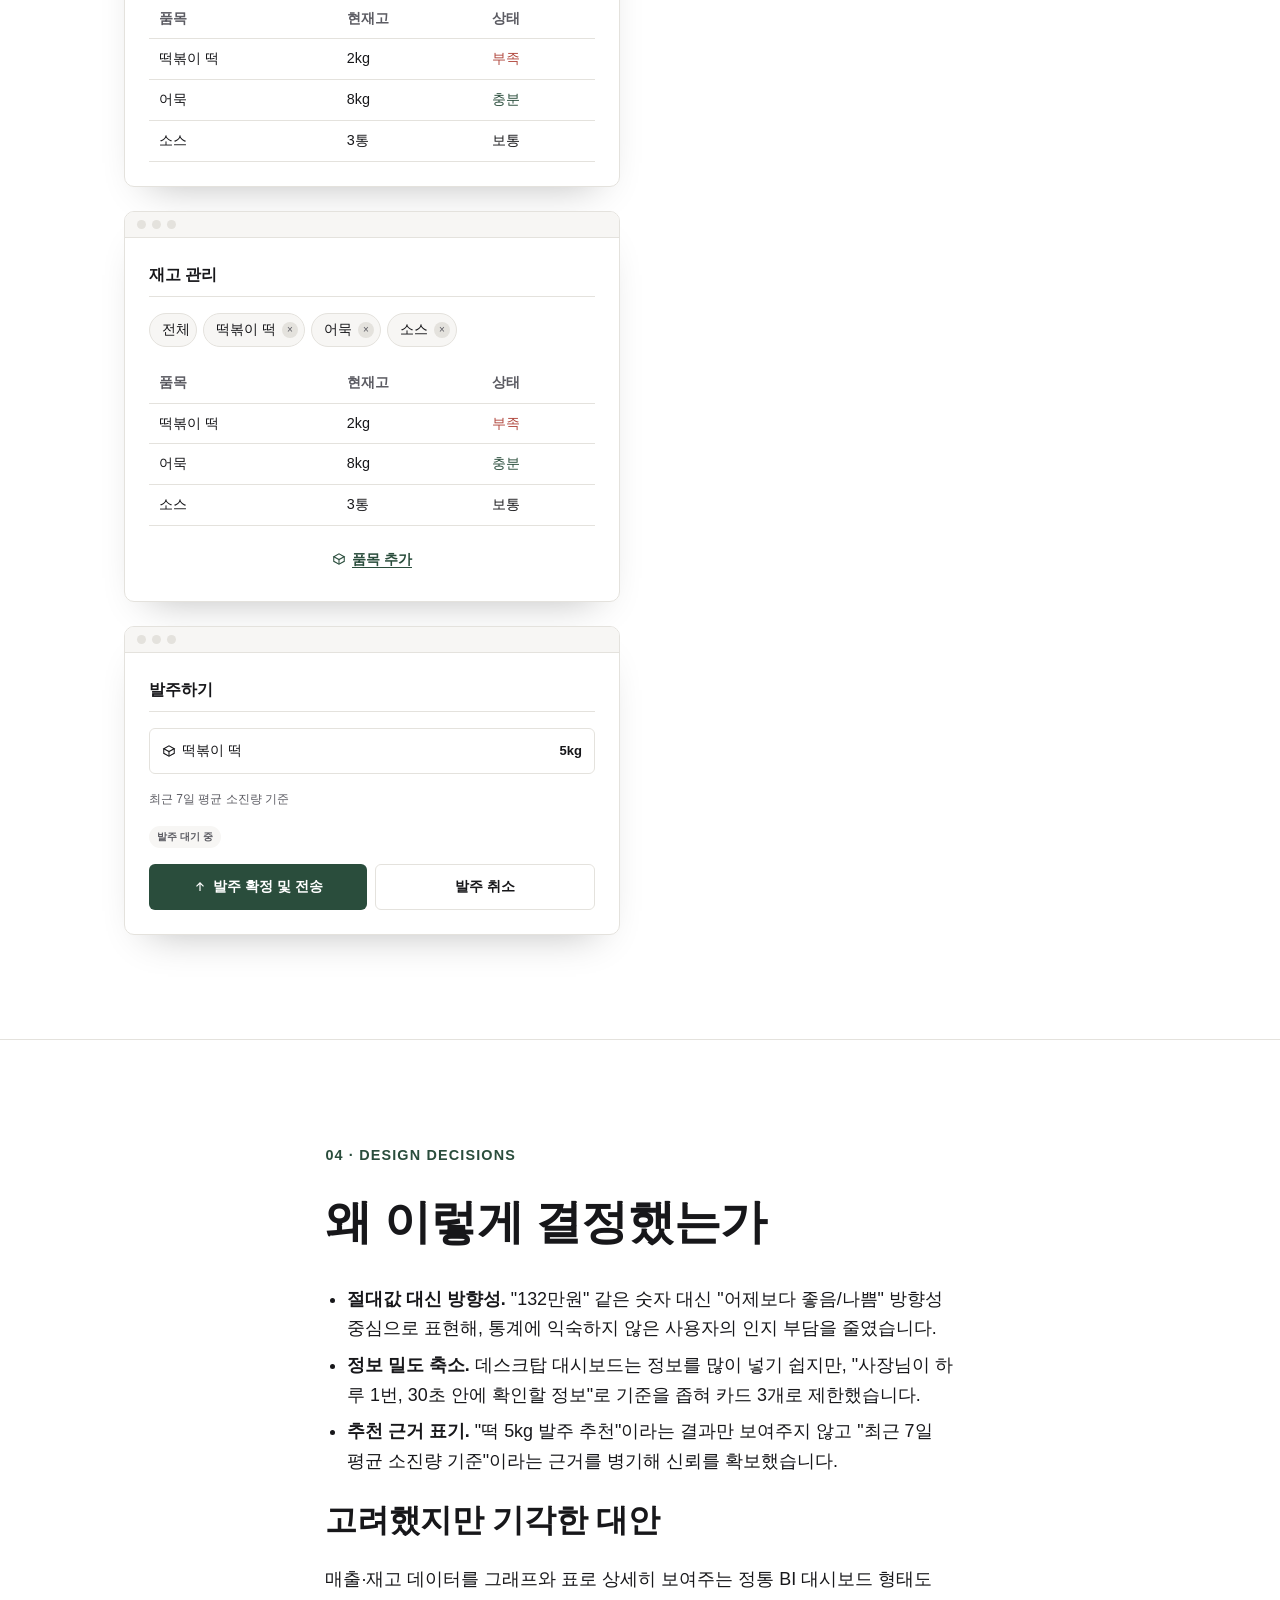
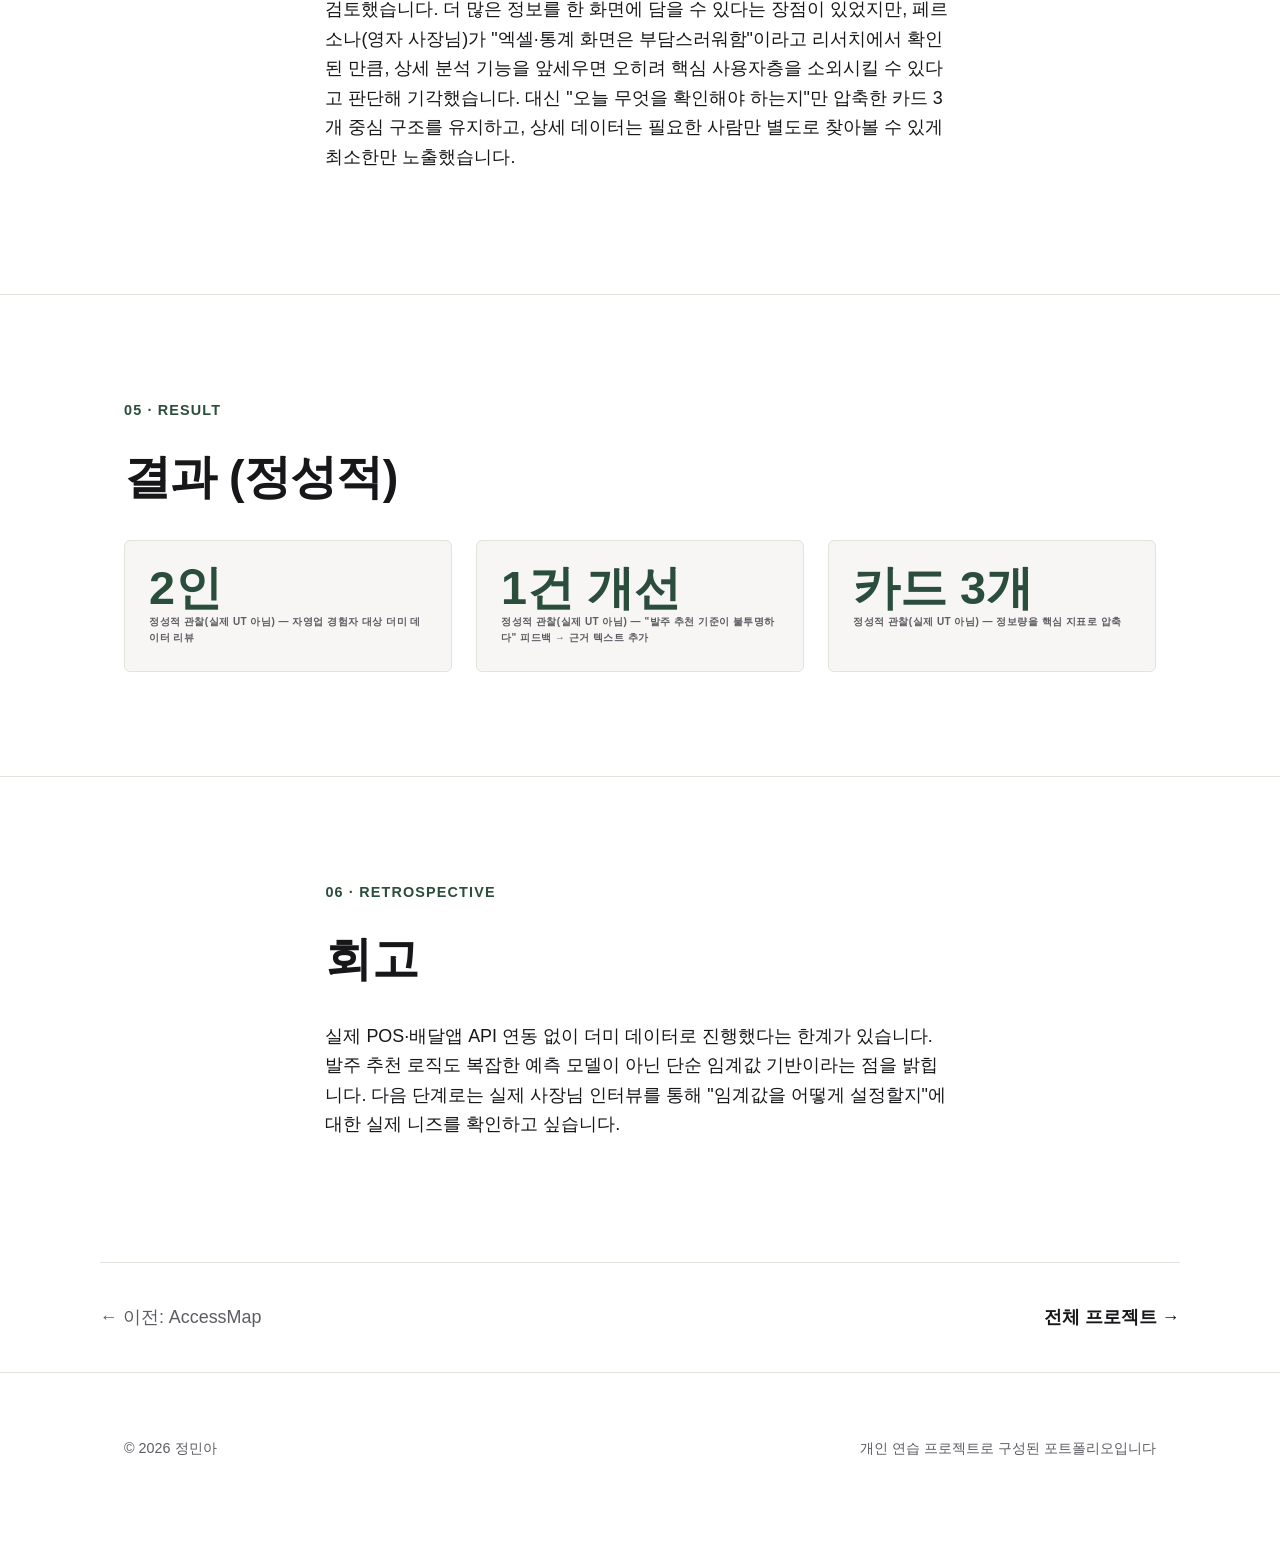
<file: case-store-ledger.html>
<!DOCTYPE html>
<html lang="ko">
<head>
<meta charset="UTF-8">
<meta name="viewport" content="width=device-width, initial-scale=1.0">
<title>가게장부 — 소상공인 대시보드 | 정민아</title>
<meta name="description" content="동네 소상공인을 위한 재고·매출 통합 대시보드 가게장부의 UI/UX 케이스 스터디">
<meta property="og:type" content="article">
<meta property="og:title" content="가게장부 — 소상공인 대시보드 | 정민아">
<meta property="og:description" content="동네 소상공인을 위한 재고·매출 통합 대시보드 가게장부의 UI/UX 케이스 스터디">
<!-- 임시 배포 링크(GitHub Pages) — 정식 도메인 확정 시 이 줄의 content 값만 교체 -->
<meta property="og:url" content="https://mosesrodchoi-stack.github.io/jeongmina-uiux-portfolio/case-store-ledger.html">
<meta property="og:image" content="assets/og-image.jpg">
<meta property="og:image:type" content="image/jpeg">
<meta name="twitter:card" content="summary_large_image">
<meta name="twitter:title" content="가게장부 — 소상공인 대시보드 | 정민아">
<meta name="twitter:description" content="동네 소상공인을 위한 재고·매출 통합 대시보드 가게장부의 UI/UX 케이스 스터디">
<!-- 임시 배포 링크(GitHub Pages) — 정식 도메인 확정 시 이 줄의 href 값만 교체 -->
<link rel="canonical" href="https://mosesrodchoi-stack.github.io/jeongmina-uiux-portfolio/case-store-ledger.html">
<link rel="icon" href="assets/favicon.svg" type="image/svg+xml">
<link rel="stylesheet" href="assets/style.css">
</head>
<body>

<a class="skip-link" href="#main">본문으로 바로가기</a>

<nav class="nav">
  <div class="container">
    <a class="nav-logo" href="index.html">정민아 · Portfolio</a>
    <ul class="nav-links">
      <li><a href="index.html#projects">프로젝트</a></li>
      <li><a href="index.html#about">소개</a></li>
      <li><a href="index.html#contact">연락처</a></li>
    </ul>
  </div>
</nav>

<header class="case-hero">
  <div class="container">
    <div class="hero-eyebrow">CASE STUDY 03 · 데스크탑 대시보드 · B2B</div>
    <h1>가게장부</h1>
    <p class="lede">복잡한 통계 대신, 오늘 무엇을 채워야 할지 알려주는 장부</p>

    <dl class="case-meta-grid">
      <div><dt>역할</dt><dd>1인 기획·리서치·UI 디자인</dd></div>
      <div><dt>기간</dt><dd>개인 프로젝트 · 약 3주</dd></div>
      <div><dt>도구</dt><dd>Figma, HTML/CSS 목업</dd></div>
      <div><dt>유형</dt><dd>실무 아님 · 개인 연습 프로젝트</dd></div>
    </dl>

    <div class="disclosure">
      <strong>정직 고지.</strong> 실제 자영업자와의 라포 형성이 어려워 가상 인터뷰 시나리오로
      대체했습니다. 실제 서비스화 시에는 최소 5인 이상의 실제 사장님 인터뷰가 선행되어야 합니다.
    </div>
  </div>
</header>

<main id="main">
<section class="section-flush section-flush--dark">
  <div class="container prose">
    <div class="section-label">01 · PROBLEM</div>
    <h2 class="statement">배달앱, POS, 재고관리 — 앱 3개를 오가는 사장님</h2>
    <p>
      영세 소상공인은 배달앱 정산, POS 매출, 재고관리를 각각 다른 화면에서 확인해야 합니다.
      디지털전환 과정에서 이런 "정보 파편화"를 겪는다는 문제의식은 소상공인 대상 조사에서도
      비슷한 맥락으로 확인됩니다 — 중소기업중앙회가 소상공인 500개사를 대상으로 실시한
      조사(2026.6.9 발표)에서도 소상공인 10곳 중 8곳이 디지털·AI 기술을 활용하고 있지만
      상당수는 배달앱과 POS, 키오스크 등 기초 단계에 머물러 있다는 취지의 결과가 나왔습니다.
      다만 "정보 파편화"라는 표현 자체를 명시한 1차 출처는 찾지 못해, 이 문장은 위 조사
      결과로 뒷받침되는 추론이라는 점을 밝힙니다(출처 확인 필요).
    </p>
    <div class="chart-donut">
      <div class="ring" style="--chart-value: 80"><span class="pct" style="color: var(--color-statement-text);">80%</span></div>
      <ul class="legend">
        <li class="legend-item"><span class="legend-swatch"></span>디지털·AI 기술 활용 80%</li>
        <li class="legend-item"><span class="legend-swatch" style="background:var(--color-border);"></span>미활용 20%</li>
      </ul>
    </div>
    <p>
      모바일 앱 2개와 달리, 이 프로젝트는 <strong>데스크탑/태블릿 대시보드</strong> 형태로
      설계해 포트폴리오에 다른 UI 패턴(표, 카드, 데이터 시각화)을 더하는 것을 의도했습니다.
    </p>
  </div>
</section>

<section>
  <div class="container prose">
    <div class="section-label">02 · RESEARCH</div>
    <h2>리서치 방법과 한계</h2>
    <ul>
      <li><strong>공공기관 자료 인용</strong> — 소상공인 디지털전환 실태 관련 공공 자료 확인</li>
      <li><strong>가상 인터뷰 시나리오</strong> — 실제 라포 형성이 어려워, 공개 자료를 바탕으로
        가상의 인터뷰 시나리오를 구성 (실제 인터뷰 아님 — 명시)</li>
    </ul>
    <p>
      가상 인터뷰 시나리오 초안은 생성형 AI로 여러 버전을 뽑아본 뒤, 공공기관 통계자료와
      어긋나는 내용은 걸러내고 방향성이 맞는 부분만 참고했습니다. 시나리오 자체를
      실제 데이터로 취급하지 않았습니다.
    </p>

    <h3>페르소나</h3>
    <div class="figure section-flush" style="--section-flush-bg: var(--color-accent-storeledger-soft);">
      <p style="margin:0"><strong>영자 (52) · 동네 분식집 사장님</strong></p>
      <p class="persona-desc">
        스마트폰 사용은 익숙하지만 엑셀·통계 화면은 부담스러워함. 장사 중에는 화면을
        오래 들여다볼 여유가 없음.
      </p>
    </div>
  </div>
</section>

<section>
  <div class="container">
    <div class="section-label">03 · SOLUTION</div>
    <h2>핵심 화면</h2>
    <p class="prose">Figma 없이 HTML/CSS로 직접 구현한 코드 목업입니다. 실기기 스크린샷이 아닌
      구조·정보위계 전달용 목업이며, 화면 안의 수치(매출·재고 등)는 시연용 예시 데이터임을
      밝힙니다.</p>
    <div class="annotated-mockup">
    <div class="mockup-row">
    <div class="browser-frame">
      <div class="browser-bar"><span class="dot"></span><span class="dot"></span><span class="dot"></span></div>
      <div class="screen">
        <div class="mock-dash-grid">
          <div class="mock-dash-card">
            <div style="color:var(--color-text-muted); font-size:12px;">오늘 매출</div>
            <div class="num"><span class="arrow-up mock-icon-label"><svg width="14" height="14" viewBox="0 0 24 24" fill="none" stroke="currentColor" stroke-width="2"><path d="M12 19V5M6 11l6-6 6 6"/></svg>어제보다 좋음</span></div>
            <div class="mock-sparkline">
              <span style="height:40%"></span><span style="height:60%"></span><span style="height:35%"></span>
              <span style="height:80%"></span><span style="height:55%"></span><span style="height:90%"></span>
            </div>
          </div>
          <div class="mock-dash-card">
            <div style="color:var(--color-text-muted); font-size:12px;">떡볶이 떡 재고</div>
            <div class="num"><span class="arrow-down mock-icon-label"><svg width="14" height="14" viewBox="0 0 24 24" fill="none" stroke="currentColor" stroke-width="2"><path d="M12 9v4M12 17h.01"/><path d="M10.3 3.9 1.8 18a2 2 0 0 0 1.7 3h17a2 2 0 0 0 1.7-3L13.7 3.9a2 2 0 0 0-3.4 0z"/></svg>임계값 이하</span></div>
            <div class="mock-bar-track" style="margin-top:8px;"><div class="mock-bar-fill" style="width:18%; background:var(--color-danger);"></div></div>
          </div>
          <div class="mock-dash-card">
            <div style="color:var(--color-text-muted); font-size:12px;">오늘의 발주 추천</div>
            <div class="num mock-icon-label"><svg width="14" height="14" viewBox="0 0 24 24" fill="none" stroke="var(--color-text)" stroke-width="1.8"><path d="M21 8l-9-5-9 5 9 5 9-5z"/><path d="M3 8v8l9 5 9-5V8"/><path d="M12 13v8"/></svg>떡 5kg</div>
            <div style="font-size:12px; color:var(--color-text-muted); margin-top:4px;">최근 7일 평균 소진량 기준</div>
          </div>
        </div>

        <div style="font-size:12px; color:var(--color-text-muted);">재고 항목 필터</div>
        <div style="display:flex; gap:6px; flex-wrap:wrap;">
          <span class="mock-chip">전체</span>
          <span class="mock-chip">떡볶이 떡 <span class="remove">×</span></span>
          <span class="mock-chip">어묵 <span class="remove">×</span></span>
          <span class="mock-chip">소스 <span class="remove">×</span></span>
        </div>

        <table class="mock-table">
          <thead><tr><th>품목</th><th>현재고</th><th>상태</th></tr></thead>
          <tbody>
            <tr><td>떡볶이 떡</td><td>2kg</td><td style="color:var(--color-danger);">부족</td></tr>
            <tr><td>어묵</td><td>8kg</td><td style="color:var(--color-accent);">충분</td></tr>
            <tr><td>소스</td><td>3통</td><td>보통</td></tr>
          </tbody>
        </table>
      </div>
    </div>

    <div class="browser-frame">
      <div class="browser-bar"><span class="dot"></span><span class="dot"></span><span class="dot"></span></div>
      <div class="screen">
        <div style="font-weight:700; font-size:16px; padding-bottom:8px; border-bottom:1px solid var(--color-border);">재고 관리</div>
        <div style="display:flex; gap:6px; flex-wrap:wrap;">
          <span class="mock-chip">전체</span>
          <span class="mock-chip">떡볶이 떡 <span class="remove">×</span></span>
          <span class="mock-chip">어묵 <span class="remove">×</span></span>
          <span class="mock-chip">소스 <span class="remove">×</span></span>
        </div>
        <table class="mock-table">
          <thead><tr><th>품목</th><th>현재고</th><th>상태</th></tr></thead>
          <tbody>
            <tr><td>떡볶이 떡</td><td>2kg</td><td style="color:var(--color-danger);">부족</td></tr>
            <tr><td>어묵</td><td>8kg</td><td style="color:var(--color-accent);">충분</td></tr>
            <tr><td>소스</td><td>3통</td><td>보통</td></tr>
          </tbody>
        </table>
        <button class="mock-btn-tertiary">
          <svg aria-hidden="true" width="14" height="14" viewBox="0 0 24 24" fill="none" stroke="currentColor" stroke-width="1.8"><path d="M21 8l-9-5-9 5 9 5 9-5z"/><path d="M3 8v8l9 5 9-5V8"/><path d="M12 13v8"/></svg>
          품목 추가
        </button>
      </div>
    </div>

    <div class="browser-frame">
      <div class="browser-bar"><span class="dot"></span><span class="dot"></span><span class="dot"></span></div>
      <div class="screen">
        <div style="font-weight:700; font-size:16px; padding-bottom:8px; border-bottom:1px solid var(--color-border);">발주하기</div>
        <div class="mock-list-item">
          <span class="mock-icon-label">
            <svg aria-hidden="true" width="14" height="14" viewBox="0 0 24 24" fill="none" stroke="currentColor" stroke-width="1.8"><path d="M21 8l-9-5-9 5 9 5 9-5z"/><path d="M3 8v8l9 5 9-5V8"/><path d="M12 13v8"/></svg>
            떡볶이 떡
          </span>
          <span style="font-size:13px; font-weight:700;">5kg</span>
        </div>
        <div style="font-size:12px; color:var(--color-text-muted);">최근 7일 평균 소진량 기준</div>
        <span class="mock-badge muted">발주 대기 중</span>
        <div style="display:flex; gap:8px;">
          <div class="mock-btn-primary" style="flex:1;">
            <svg aria-hidden="true" width="14" height="14" viewBox="0 0 24 24" fill="none" stroke="currentColor" stroke-width="2"><path d="M12 19V5M6 11l6-6 6 6"/></svg>
            발주 확정 및 전송
          </div>
          <div class="mock-btn-secondary" style="flex:1;">발주 취소</div>
        </div>
      </div>
    </div>
    </div>

    <div>
      <div class="pain-point">
        <span class="num">1</span>
        <div>
          <span class="rationale-label">절대값 대신 방향성</span>
          <p>"132만원" 같은 숫자 대신 "어제보다 좋음/나쁨" 방향성 중심으로 표현해, 통계에 익숙하지 않은 사용자의 인지 부담을 줄였습니다.</p>
        </div>
      </div>
      <div class="pain-point">
        <span class="num">2</span>
        <div>
          <span class="rationale-label">정보 밀도 축소</span>
          <p>데스크탑 대시보드는 정보를 많이 넣기 쉽지만, "사장님이 하루 1번, 30초 안에 확인할 정보"로 기준을 좁혀 카드 3개로 제한했습니다.</p>
        </div>
      </div>
      <div class="pain-point">
        <span class="num">3</span>
        <div>
          <span class="rationale-label">추천 근거 표기</span>
          <p>"떡 5kg 발주 추천"이라는 결과만 보여주지 않고 "최근 7일 평균 소진량 기준"이라는 근거를 병기해 신뢰를 확보했습니다.</p>
        </div>
      </div>
    </div>
    </div>
  </div>
</section>

<section>
  <div class="container prose">
    <div class="section-label">04 · DESIGN DECISIONS</div>
    <h2>왜 이렇게 결정했는가</h2>
    <ul>
      <li><strong>절대값 대신 방향성.</strong> "132만원" 같은 숫자 대신 "어제보다 좋음/나쁨"
        방향성 중심으로 표현해, 통계에 익숙하지 않은 사용자의 인지 부담을 줄였습니다.</li>
      <li><strong>정보 밀도 축소.</strong> 데스크탑 대시보드는 정보를 많이 넣기 쉽지만,
        "사장님이 하루 1번, 30초 안에 확인할 정보"로 기준을 좁혀 카드 3개로 제한했습니다.</li>
      <li><strong>추천 근거 표기.</strong> "떡 5kg 발주 추천"이라는 결과만 보여주지 않고
        "최근 7일 평균 소진량 기준"이라는 근거를 병기해 신뢰를 확보했습니다.</li>
    </ul>

    <h3>고려했지만 기각한 대안</h3>
    <p>
      매출·재고 데이터를 그래프와 표로 상세히 보여주는 정통 BI 대시보드 형태도 검토했습니다.
      더 많은 정보를 한 화면에 담을 수 있다는 장점이 있었지만, 페르소나(영자 사장님)가
      "엑셀·통계 화면은 부담스러워함"이라고 리서치에서 확인된 만큼, 상세 분석 기능을
      앞세우면 오히려 핵심 사용자층을 소외시킬 수 있다고 판단해 기각했습니다. 대신
      "오늘 무엇을 확인해야 하는지"만 압축한 카드 3개 중심 구조를 유지하고, 상세 데이터는
      필요한 사람만 별도로 찾아볼 수 있게 최소한만 노출했습니다.
    </p>
  </div>
</section>

<section>
  <div class="container">
    <div class="section-label">05 · RESULT</div>
    <h2>결과 (정성적)</h2>
    <div class="result-grid">
      <div class="result-badge"><span class="num">2인</span><span class="qual-label">정성적 관찰(실제 UT 아님) — 자영업 경험자 대상 더미 데이터 리뷰</span></div>
      <div class="result-badge"><span class="num">1건 개선</span><span class="qual-label">정성적 관찰(실제 UT 아님) — "발주 추천 기준이 불투명하다" 피드백 → 근거 텍스트 추가</span></div>
      <div class="result-badge"><span class="num">카드 3개</span><span class="qual-label">정성적 관찰(실제 UT 아님) — 정보량을 핵심 지표로 압축</span></div>
    </div>
  </div>
</section>

<section>
  <div class="container prose">
    <div class="section-label">06 · RETROSPECTIVE</div>
    <h2>회고</h2>
    <p>
      실제 POS·배달앱 API 연동 없이 더미 데이터로 진행했다는 한계가 있습니다. 발주 추천 로직도
      복잡한 예측 모델이 아닌 단순 임계값 기반이라는 점을 밝힙니다. 다음 단계로는 실제 사장님
      인터뷰를 통해 "임계값을 어떻게 설정할지"에 대한 실제 니즈를 확인하고 싶습니다.
    </p>
  </div>
</section>

<div class="container case-nav">
  <a class="back" href="case-accessmap.html">← 이전: AccessMap</a>
  <a href="index.html">전체 프로젝트 →</a>
</div>
</main>

<footer>
  <div class="container">
    <span>© 2026 정민아</span>
    <span>개인 연습 프로젝트로 구성된 포트폴리오입니다</span>
  </div>
</footer>

</body>
</html>
</file>
<file: assets/style.css>
/* =========================================================
   포트폴리오 공통 디자인 시스템
   원칙: 미니멀 + 타이포그래피 중심 (트렌디한 비주얼 트릭 지양)
   근거: 평가자가 프로젝트당 1분 미만만 훑어봄 → 화려함보다
   "빠르게 읽히고 신뢰가 가는" 레이아웃이 우선.

   2026-07 추가 원칙 (시각 깊이 업그레이드, 오너 승인):
   케이스별 액센트 컬러·풀블리드 섹션전환(.section-flush)·대형 스테이트먼트
   타이포(.statement)·주석형 솔루션 레이아웃(.annotated-mockup)·Result 배지
   (.result-badge)를 추가한다. 이 요소들은 장식이 아니라 "문제→해결→결과"
   3단 구조를 한눈에 구분시키는 정보위계 신호로만 사용한다 — 장식적 전환 금지.
   위 원칙(1분 미만 훑기 우선)과의 공존 조건: 색전환·대형타이포·배지는 스캔
   속도를 높이는 용도일 때만 쓰고, 순수 미학적 장식이 목적이면 이 시스템에
   추가하지 않는다.
   ★.result-badge 사용 시 필수: qual-label에 반드시 "정성적 관찰" 등 정성적
   라벨 텍스트를 명시할 것 — 숫자만 크게 보이면 정량지표로 오독될 위험이 있다
   (이 포트폴리오는 개인 연습 프로젝트라 실측 정량 지표가 없음 — 가짜 지표
   오해 방지가 최우선).

   2026-07 라운드7 추가 (UI키트 밀도 업그레이드, 오너 승인 — 콘텐츠는 이
   티켓 범위 아님, worker-2가 실제 값 주입): 아이콘 뱃지·인사이트 컨버전스
   레이아웃·순수 CSS 차트 2종·목업 프리미티브 4종 추가. 신규 색상 토큰은
   만들지 않고 기존 AA검증 토큰(accent/kongkong/accessmap/storeledger)만
   재사용한다. 아래는 worker-2가 케이스 페이지에 적용할 때 참고할 클래스명·
   필수속성·예시 마크업이다.

   ── .icon-badge (아이콘 뱃지) ──────────────────────────────
   용도: 아이콘을 컬러틴트 원형/둥근사각 배경 안에 담는다.
   변형: 기본(accent) / --kongkong / --accessmap / --storeledger (4색,
         전부 기존 case-accent 토큰 재사용) / --square(둥근사각 모디파이어)
   예시:
     <span class="icon-badge icon-badge--kongkong">
       <svg aria-hidden="true" viewBox="0 0 24 24" fill="none" stroke="currentColor">...</svg>
     </span>
   ★장식용 아이콘이므로 내부 <svg>에는 반드시 aria-hidden="true"를 넣을 것
   (아이콘 자체가 정보를 전달하지 않고 옆의 텍스트가 의미를 전달하는 경우).

   ── .insight-convergence (인사이트 컨버전스) ────────────────
   용도: 개별 페인포인트 카드 3~4개가 하단의 종합 인사이트 박스로 수렴하는
   레이아웃. 모바일에서는 자동으로 세로 스택.
   예시:
     <div class="insight-convergence">
       <div class="insight-cards">
         <div class="insight-card">
           <span class="icon-badge">...</span>
           <h4>제목</h4><p>설명</p>
         </div>
         <!-- 2~3개 더 -->
       </div>
       <div class="insight-connector" aria-hidden="true"></div>
       <div class="insight-synthesis"><p>종합 인사이트 문장</p></div>
     </div>
   .insight-connector는 순수 장식(점선+화살표, CSS로만 그림 — 생성 텍스트
   없음)이므로 aria-hidden="true" 필수.

   ── .chart-donut / .chart-bar (근거기반 차트, 순수 CSS/SVG — 이미지 없음) ──
   ★★★안전장치(qual-label/estimate-label과 동일 철학): 두 차트 모두 실제
   수치를 CSS 커스텀 프로퍼티(--chart-value)로 주입하지 않으면 도넛은
   0%(완전히 빈 링), 막대는 0폭(완전히 빈 트랙)으로 렌더링되어 시각적으로
   "미완성" 상태가 되도록 설계했다 — 값 누락을 눈에 띄게 만드는 안전장치.
   단, CSS는 --chart-value(시각)와 .pct/.value 안의 리터럴 텍스트(실제
   숫자값)가 서로 일치하는지 자동 검증할 수 없다 — 이 둘을 반드시 같은 값으로
   worker-2가 직접 채워야 한다(예: 62%라면 style="--chart-value:62"와
   <span class="pct">62%</span>가 둘 다 62여야 함). 숫자 자체의 출처는
   4-A 절대지침(출처 동반)에 따라 별도로 확보할 것 — 이 컴포넌트는 표현만
   담당한다.
   도넛 예시:
     <div class="chart-donut">
       <div class="ring" style="--chart-value: 62"><span class="pct">62%</span></div>
       <ul class="legend">
         <li class="legend-item"><span class="legend-swatch"></span>항목A(62%)</li>
       </ul>
     </div>
   막대 예시:
     <div class="chart-bar-group">
       <div class="chart-bar">
         <span class="label">항목명</span>
         <span class="track"><span class="fill" style="--chart-value: 62%"></span></span>
         <span class="value">62%</span>
       </div>
     </div>

   ── 신규 목업 프리미티브 4종 ─────────────────────────────────
   .mock-toggle(토글, .is-on으로 켜짐 표현) / .mock-chip(제거가능 칩,
   .remove는 장식 아이콘 아닌 실제 UI를 흉내낸 정적 목업이므로 별도 접근성
   라벨 불필요 — 실제 동작하는 버튼이 아님, 스크린샷 대역임) /
   .mock-empty-state(아이콘+안내문구, 내부 svg는 aria-hidden 필수) /
   .mock-btn-tertiary(텍스트 버튼).
   ★모든 mock-* 프리미티브는 실제 인터랙션이 없는 정적 화면 목업(스크린샷
   대역)이다. ★★2026-07 라운드7 검증 중 정정(이전 버전이 틀렸음): ".phone-frame/
   .browser-frame에 aria-hidden을 붙이는 기존 컨벤션"은 실제로 존재하지 않는다
   (4개 HTML 전수 grep 확인, worker-2가 발견). 실제 패턴은 이렇다 — ①케이스
   스터디 SOLUTION 섹션의 .phone-frame/.browser-frame은 그 섹션의 주 정보
   콘텐츠(토글 라벨·수치 등 실제로 읽어야 할 텍스트)이므로 aria-hidden 금지
   ②index.html 히어로처럼 다른 곳에 이미 전체가 노출된 내용을 순수 장식/미리보기
   용도로만 재사용하는 경우에만 그 바깥 래퍼(.hero-visual 등, .phone-frame
   자체가 아님)에 aria-hidden="true"를 적용한다. 새 mock-* 화면을 만들 때 이
   기준으로 판단할 것 — 무조건 aria-hidden을 붙이면 스크린리더 사용자가 그
   섹션의 핵심 콘텐츠를 놓친다.
   ========================================================= */

:root {
  /* Color — 저채도 뉴트럴 + 단일 포인트 컬러 */
  --color-bg: #ffffff;
  --color-bg-subtle: #f7f6f4;
  --color-text: #17171a;
  --color-text-muted: #5c5c63;
  --color-border: #e4e2dd;
  --color-accent: #2a4d3c;      /* 딥 그린 — 차분하고 과하지 않은 포인트 */
  --color-accent-soft: #e7efe9;
  --color-danger: #b0463c;      /* 경고(위험) 레드 — vs 배경 5.54:1 (AA 4.5:1 이상, 실측) */
  --color-warning: #8f7025;     /* 경고(주의) 앰버 — vs 배경 4.65:1 (AA 4.5:1 이상, 실측) */

  /* Case 액센트 컬러 3세트 — 기존 accent(그린)·danger(레드브라운)·warning(앰버올리브)와
     명확히 구분되는 hue로 선정(스와치 실측 대조 완료). 각 vs 배경(#ffffff) AA 4.5:1 이상 실측 */
  --color-accent-kongkong: #c1451f;        /* 콩콩 — 코랄/버밀리언, vs 배경 5.07:1 (실측) */
  --color-accent-kongkong-soft: #efe8e6;
  --color-accent-accessmap: #1c7a82;       /* AccessMap — 틸/시안, vs 배경 5.05:1 (실측) */
  --color-accent-accessmap-soft: #e6eeef;
  --color-accent-storeledger: #4560c9;     /* 가게장부 — 인디고, vs 배경 5.57:1 (실측) */
  --color-accent-storeledger-soft: #e6e8ef;

  /* 다크 스테이트먼트 섹션 전용 — 사이트 라이트/다크 테마와 무관하게 항상 어두운
     톤을 유지하는 편집적 장치(Problem 섹션용). --color-text/-bg처럼 다크모드에서
     반전되지 않도록 의도적으로 @media 밖에 고정 정의 */
  --color-statement-bg: #17171a;
  --color-statement-text: #f5f4f0;
  --color-statement-muted: #a3a2a0;

  /* Typography */
  --font-display: "Pretendard", "Noto Sans KR", -apple-system, BlinkMacSystemFont, sans-serif;
  --font-body: "Pretendard", "Noto Sans KR", -apple-system, BlinkMacSystemFont, sans-serif;
  --font-mono: "SF Mono", ui-monospace, "Menlo", monospace;

  /* Scale */
  --step--1: clamp(0.83rem, 0.8rem + 0.15vw, 0.9rem);
  --step-0:  clamp(1rem, 0.96rem + 0.2vw, 1.125rem);
  --step-1:  clamp(1.25rem, 1.18rem + 0.35vw, 1.5rem);
  --step-2:  clamp(1.6rem, 1.45rem + 0.7vw, 2.1rem);
  --step-3:  clamp(2.1rem, 1.8rem + 1.4vw, 3rem);
  --step-4:  clamp(2.8rem, 2.2rem + 2.8vw, 4.5rem);

  --space-1: 0.5rem;
  --space-2: 1rem;
  --space-3: 1.5rem;
  --space-4: 2.5rem;
  --space-5: 4rem;
  --space-6: 6.5rem;
  --space-7: 10rem;

  --content-max: 1080px;
  --radius: 6px;
}

@media (prefers-color-scheme: dark) {
  :root {
    --color-bg: #121212;
    --color-bg-subtle: #1a1a1a;
    --color-text: #f0efe9;
    --color-text-muted: #a3a2a0;
    --color-border: #2e2e2e;
    --color-accent: #7fb89a;
    --color-accent-soft: #1c2b23;
    --color-danger: #c56056;    /* vs #121212 4.62:1 (AA 4.5:1 이상, 실측) */
    --color-warning: #b08a2e;   /* vs #121212 5.82:1 (AA 4.5:1 이상, 실측) */

    --color-accent-kongkong: #dd5931;      /* vs #121212 4.95:1 (실측) */
    --color-accent-kongkong-soft: #2b201c;
    --color-accent-accessmap: #249da8;     /* vs #121212 5.77:1 (실측) */
    --color-accent-accessmap-soft: #1c2a2b;
    --color-accent-storeledger: #7185d6;   /* vs #121212 5.38:1 (실측) */
    --color-accent-storeledger-soft: #1c1f2b;
  }
}

* { box-sizing: border-box; }

html { scroll-behavior: smooth; }

@media (prefers-reduced-motion: reduce) {
  html { scroll-behavior: auto; }
  *, *::before, *::after {
    animation-duration: 0.01ms !important;
    animation-iteration-count: 1 !important;
    transition-duration: 0.01ms !important;
    scroll-behavior: auto !important;
  }
}

:focus-visible {
  outline: 2px solid var(--color-accent);
  outline-offset: 2px;
}

.skip-link {
  position: absolute;
  left: 0;
  top: 0;
  z-index: 100;
  transform: translateY(-120%);
  background: var(--color-accent);
  color: #fff;
  padding: 10px 16px;
  border-radius: 0 0 var(--radius) 0;
  font-size: var(--step--1);
  font-weight: 600;
  text-decoration: none;
  transition: transform .15s ease;
}
.skip-link:focus {
  transform: translateY(0);
}

body {
  margin: 0;
  background: var(--color-bg);
  color: var(--color-text);
  font-family: var(--font-body);
  font-size: var(--step-0);
  line-height: 1.65;
  -webkit-font-smoothing: antialiased;
}

img { max-width: 100%; display: block; }

a { color: inherit; }

.container {
  max-width: var(--content-max);
  margin: 0 auto;
  padding: 0 var(--space-3);
}

/* ---------- Nav ---------- */
.nav {
  position: sticky;
  top: 0;
  z-index: 10;
  background: color-mix(in srgb, var(--color-bg) 88%, transparent);
  backdrop-filter: blur(8px);
  border-bottom: 1px solid var(--color-border);
}
.nav .container {
  display: flex;
  align-items: center;
  justify-content: space-between;
  height: 64px;
}
.nav-logo {
  font-weight: 700;
  letter-spacing: -0.01em;
  text-decoration: none;
  font-size: var(--step-0);
}
.nav-links { display: flex; gap: var(--space-4); list-style: none; margin: 0; padding: 0; }
.nav-links a { text-decoration: none; font-size: var(--step--1); color: var(--color-text-muted); }
.nav-links a:hover { color: var(--color-text); }

/* ---------- Hero ---------- */
.hero {
  padding: var(--space-6) 0 var(--space-5);
  border-bottom: 1px solid var(--color-border);
}
.hero-eyebrow {
  font-size: var(--step--1);
  color: var(--color-accent);
  font-weight: 600;
  letter-spacing: 0.02em;
  margin-bottom: var(--space-2);
}
.hero h1 {
  font-size: var(--step-4);
  line-height: 1.12;
  letter-spacing: -0.02em;
  margin: 0 0 var(--space-3);
  max-width: 18ch;
}
.hero p.lede {
  font-size: var(--step-1);
  color: var(--color-text-muted);
  max-width: 56ch;
  margin: 0 0 var(--space-4);
}
.hero-meta {
  display: grid;
  grid-template-columns: 1fr;
  gap: var(--space-2);
}
@media (min-width: 560px) {
  .hero-meta { grid-template-columns: repeat(3, 1fr); }
}
.hero-meta-card {
  border: 1px solid var(--color-border);
  border-radius: var(--radius);
  padding: var(--space-2) var(--space-3);
  background: var(--color-bg-subtle);
}
.hero-meta-label {
  display: block;
  font-size: var(--step--1);
  font-weight: 700;
  color: var(--color-text-muted);
  margin-bottom: 4px;
}
.hero-meta-value {
  margin: 0;
  font-size: var(--step--1);
  color: var(--color-text);
}
.hero-meta-highlight { color: var(--color-accent); font-weight: 700; }

.hero-inner { display: grid; gap: var(--space-4); }
.hero-visual { display: flex; justify-content: center; }
.hero-visual .phone-frame { width: 180px; border-width: 6px; }
.hero-visual .screen { min-height: 300px; padding: var(--space-2); }
@media (min-width: 860px) {
  .hero-inner { grid-template-columns: 1.3fr 1fr; align-items: center; }
}

/* ---------- Section ---------- */
section { padding: var(--space-6) 0; }
section + section { border-top: 1px solid var(--color-border); }
.section-label {
  font-size: var(--step--1);
  font-weight: 700;
  text-transform: uppercase;
  letter-spacing: 0.08em;
  color: var(--color-accent);
  margin-bottom: var(--space-2);
}
h2 { font-size: var(--step-3); letter-spacing: -0.015em; margin: 0 0 var(--space-3); }
h3 { font-size: var(--step-2); letter-spacing: -0.01em; margin: 0 0 var(--space-2); }

/* ---------- Case card grid (index) ---------- */
.case-grid { display: grid; gap: var(--space-4); grid-template-columns: 1fr; }
.case-card {
  display: block;
  text-decoration: none;
  color: inherit;
  border: 1px solid var(--color-border);
  border-radius: var(--radius);
  overflow: hidden;
  background: var(--color-bg-subtle);
  transition: transform .18s ease, box-shadow .18s ease;
}
.case-card:hover { transform: translateY(-2px); box-shadow: 0 12px 28px -16px rgba(0,0,0,.25); }
.case-card-thumb {
  aspect-ratio: 16/9;
  background: var(--color-accent-soft);
  color: var(--color-accent);
  display: flex;
  align-items: center;
  justify-content: center;
}
.case-card-thumb svg { stroke: currentColor; }

/* 케이스별 액센트 프리뷰 틴트 — index.html 프로젝트 카드에서 사용 */
.case-card--kongkong .case-card-thumb { background: var(--color-accent-kongkong-soft); color: var(--color-accent-kongkong); }
.case-card--kongkong .case-tag { color: var(--color-accent-kongkong); }
.case-card--accessmap .case-card-thumb { background: var(--color-accent-accessmap-soft); color: var(--color-accent-accessmap); }
.case-card--accessmap .case-tag { color: var(--color-accent-accessmap); }
.case-card--storeledger .case-card-thumb { background: var(--color-accent-storeledger-soft); color: var(--color-accent-storeledger); }
.case-card--storeledger .case-tag { color: var(--color-accent-storeledger); }

.case-card-body { padding: var(--space-3); }
.case-tag {
  display: inline-block;
  font-size: var(--step--1);
  color: var(--color-accent);
  font-weight: 600;
  margin-bottom: var(--space-1);
}
.case-card h3 { margin-bottom: var(--space-1); }
.case-card p { color: var(--color-text-muted); margin: 0; font-size: var(--step--1); }

/* ---------- Case study page ---------- */
.case-hero { padding: var(--space-5) 0 var(--space-4); }
.case-meta-grid {
  display: grid;
  grid-template-columns: repeat(auto-fit, minmax(140px, 1fr));
  gap: var(--space-3);
  padding: var(--space-3) 0;
  border-top: 1px solid var(--color-border);
  border-bottom: 1px solid var(--color-border);
  margin: var(--space-4) 0;
}
.case-meta-grid dt { font-size: var(--step--1); color: var(--color-text-muted); margin-bottom: 4px; }
.case-meta-grid dd { margin: 0; font-weight: 600; }

.disclosure {
  background: var(--color-accent-soft);
  border: 1px solid var(--color-border);
  border-radius: var(--radius);
  padding: var(--space-2) var(--space-3);
  font-size: var(--step--1);
  color: var(--color-text);
  margin: var(--space-4) 0;
}
.disclosure strong { color: var(--color-accent); }

.prose { max-width: 68ch; }
.prose p { color: var(--color-text); }
.prose ul, .prose ol { padding-left: 1.2em; }
.prose li { margin-bottom: .4em; }

.figure {
  border: 1px solid var(--color-border);
  border-radius: var(--radius);
  background: var(--color-bg-subtle);
  padding: var(--space-3);
  margin: var(--space-4) 0;
}
.figure figcaption {
  font-size: var(--step--1);
  color: var(--color-text-muted);
  margin-top: var(--space-2);
  text-align: center;
}
.persona-desc { margin: .4em 0 0; color: var(--color-text-muted); }

.two-col {
  display: grid;
  grid-template-columns: 1fr;
  gap: var(--space-4);
}

.quote-block {
  border-left: 3px solid var(--color-accent);
  padding-left: var(--space-3);
  font-size: var(--step-1);
  color: var(--color-text);
  margin: var(--space-4) 0;
}
.quote-block cite {
  display: block;
  font-style: normal;
  font-size: var(--step--1);
  color: var(--color-text-muted);
  margin-top: var(--space-1);
}

.result-grid {
  display: grid;
  grid-template-columns: repeat(auto-fit, minmax(180px, 1fr));
  gap: var(--space-3);
}
.result-card {
  border: 1px solid var(--color-border);
  border-radius: var(--radius);
  padding: var(--space-3);
}
.result-card .num { font-size: var(--step-2); font-weight: 700; color: var(--color-accent); display: block; }
.result-card .label { color: var(--color-text-muted); font-size: var(--step--1); }

.case-nav {
  display: flex;
  justify-content: space-between;
  padding: var(--space-4) 0;
  border-top: 1px solid var(--color-border);
}
.case-nav a { text-decoration: none; font-weight: 600; }
.case-nav .back { color: var(--color-text-muted); font-weight: 400; }

/* ---------- Footer ---------- */
footer {
  padding: var(--space-5) 0 var(--space-6);
  border-top: 1px solid var(--color-border);
  color: var(--color-text-muted);
  font-size: var(--step--1);
}
footer .container { display: flex; justify-content: space-between; flex-wrap: wrap; gap: var(--space-2); }

/* ---------- Buttons ---------- */
.btn {
  display: inline-flex;
  align-items: center;
  gap: 6px;
  padding: 10px 18px;
  border-radius: var(--radius);
  background: var(--color-accent);
  color: #fff;
  text-decoration: none;
  font-size: var(--step--1);
  font-weight: 600;
}
.btn.ghost {
  background: transparent;
  color: var(--color-text);
  border: 1px solid var(--color-border);
}

@media (min-width: 720px) {
  .case-grid { grid-template-columns: repeat(3, 1fr); }
  .two-col { grid-template-columns: 1fr 1fr; }
}

/* =========================================================
   시각 깊이 업그레이드 컴포넌트 (2026-07, 정보위계 신호 전용 — 장식 금지)
   ========================================================= */

/* ---------- 풀블리드 섹션 전환 ---------- */
/* 기본형: 케이스 액센트로 채우는 풀블리드 섹션. 사용처(case-*.html)에서
   style="--section-flush-bg: var(--color-accent-kongkong-soft); --section-flush-accent: var(--color-accent-kongkong);"
   형태로 케이스별 색을 주입한다(이 파일이 케이스명을 직접 참조하지 않는 leaf 유틸리티). */
.section-flush {
  background: var(--section-flush-bg, var(--color-bg-subtle));
  color: var(--section-flush-text, var(--color-text));
  border-top: none;
}
.section-flush + section,
section + .section-flush { border-top: none; }
.section-flush .section-label { color: var(--section-flush-accent, var(--color-accent)); }

/* 다크 스테이트먼트형: Problem 섹션처럼 항상 어두운 톤(사이트 테마와 무관, --color-statement-*) */
.section-flush--dark {
  background: var(--color-statement-bg);
  color: var(--color-statement-text);
}
.section-flush--dark .section-label { color: var(--color-statement-muted); }
.section-flush--dark .prose p,
.section-flush--dark .prose li { color: var(--color-statement-text); }

/* ---------- 대형 스테이트먼트 타이포 ---------- */
.statement {
  font-size: var(--step-4);
  line-height: 1.15;
  font-weight: 700;
  letter-spacing: -0.02em;
  max-width: 20ch;
  margin: 0;
}

/* ---------- 주석형 솔루션 레이아웃 (목업 옆 번호매긴 문제점 + 라벨링된 근거) ---------- */
.annotated-mockup {
  display: grid;
  grid-template-columns: 1fr;
  gap: var(--space-4);
  align-items: start;
}
@media (min-width: 720px) {
  .annotated-mockup { grid-template-columns: minmax(0, 1fr) minmax(0, 1fr); }
}
.annotated-mockup .pain-point {
  display: flex;
  gap: var(--space-2);
  align-items: flex-start;
  margin-bottom: var(--space-3);
}
.annotated-mockup .pain-point .num {
  flex-shrink: 0;
  width: 26px;
  height: 26px;
  border-radius: 50%;
  background: var(--color-danger);
  color: #fff;
  display: flex;
  align-items: center;
  justify-content: center;
  font-size: var(--step--1);
  font-weight: 700;
}
.annotated-mockup .pain-point p { margin: 0; font-size: var(--step--1); color: var(--color-text); }
.annotated-mockup .rationale-label {
  display: inline-block;
  font-size: 10px;
  font-weight: 700;
  text-transform: uppercase;
  letter-spacing: .05em;
  color: var(--color-accent);
  background: var(--color-accent-soft);
  padding: 3px 8px;
  border-radius: 999px;
  margin-bottom: 4px;
}

/* ---------- Result 배지 (숫자 강조 + 정성적 라벨 필수) ---------- */
.result-badge {
  display: inline-flex;
  flex-direction: column;
  gap: 2px;
  min-width: 140px;
  padding: var(--space-3);
  border: 1px solid var(--color-border);
  border-radius: var(--radius);
  background: var(--color-bg-subtle);
}
.result-badge .num {
  font-size: var(--step-3);
  font-weight: 800;
  line-height: 1;
  color: var(--color-accent);
}
/* 주의: 반드시 "정성적 관찰" 등 정성적 문구를 이 텍스트에 명시할 것(CSS로 자동 삽입하지 않음
   — 스크린리더 노출 신뢰성 문제로 생성 콘텐츠 대신 실제 HTML 텍스트를 요구) */
.result-badge .qual-label {
  font-size: 10px;
  font-weight: 700;
  text-transform: uppercase;
  letter-spacing: .05em;
  color: var(--color-text-muted);
}

/* =========================================================
   라운드7: UI키트 밀도 업그레이드 컴포넌트 (2026-07, worker-2 재사용 대상)
   ========================================================= */

/* ---------- 아이콘 뱃지 ---------- */
.icon-badge {
  display: inline-flex;
  align-items: center;
  justify-content: center;
  width: 40px;
  height: 40px;
  flex-shrink: 0;
  border-radius: 50%;
  background: var(--color-accent-soft);
  color: var(--color-accent);
}
.icon-badge svg { width: 20px; height: 20px; stroke: currentColor; }
.icon-badge--square { border-radius: var(--radius); }
.icon-badge--kongkong { background: var(--color-accent-kongkong-soft); color: var(--color-accent-kongkong); }
.icon-badge--accessmap { background: var(--color-accent-accessmap-soft); color: var(--color-accent-accessmap); }
.icon-badge--storeledger { background: var(--color-accent-storeledger-soft); color: var(--color-accent-storeledger); }

/* ---------- 인사이트 컨버전스 ---------- */
.insight-cards {
  display: grid;
  grid-template-columns: 1fr;
  gap: var(--space-3);
}
@media (min-width: 640px) {
  .insight-cards { grid-template-columns: repeat(auto-fit, minmax(200px, 1fr)); }
}
.insight-card {
  display: flex;
  flex-direction: column;
  gap: var(--space-2);
  padding: var(--space-3);
  border: 1px solid var(--color-border);
  border-bottom: 2px dashed var(--color-accent);
  border-radius: var(--radius);
  background: var(--color-bg-subtle);
}
.insight-card h4 { margin: 0; font-size: var(--step-0); }
.insight-card p { margin: 0; font-size: var(--step--1); color: var(--color-text-muted); }

.insight-connector {
  width: 2px;
  height: 32px;
  margin: 0 auto;
  position: relative;
  background: repeating-linear-gradient(to bottom, var(--color-accent) 0 6px, transparent 6px 12px);
}
.insight-connector::after {
  content: "";
  position: absolute;
  bottom: -1px;
  left: 50%;
  transform: translateX(-50%);
  border-left: 6px solid transparent;
  border-right: 6px solid transparent;
  border-top: 8px solid var(--color-accent);
}

.insight-synthesis {
  background: var(--color-accent-soft);
  border: 1px solid var(--color-accent);
  border-radius: var(--radius);
  padding: var(--space-4);
  text-align: center;
}
.insight-synthesis p { margin: 0; font-size: var(--step-1); font-weight: 700; color: var(--color-text); }

/* ---------- 근거기반 차트 (순수 CSS/SVG — 이미지 파일 없음) ---------- */
.chart-donut { display: inline-flex; align-items: center; gap: var(--space-3); }
.chart-donut .ring {
  width: 120px;
  height: 120px;
  border-radius: 50%;
  position: relative;
  display: flex;
  align-items: center;
  justify-content: center;
  /* --chart-value 미지정 시 0%로 렌더링되어 완전히 빈 링(--color-border만 보임) — 의도된 안전장치 */
  background: conic-gradient(var(--color-accent) calc(var(--chart-value, 0) * 1%), var(--color-border) 0);
}
.chart-donut .ring::before {
  content: "";
  position: absolute;
  inset: 14px;
  border-radius: 50%;
  background: var(--color-bg);
}
/* .section-flush--dark 안에서는 도넛 중앙 구멍도 --color-bg(밝음) 대신 다크 배경을 써야
   흰 원이 뜨는 부조화를 피할 수 있다 — worker-2가 case-store-ledger.html 적용 중 발견 */
.section-flush--dark .chart-donut .ring::before { background: var(--color-statement-bg); }
.chart-donut .ring .pct {
  position: relative;
  z-index: 1;
  font-family: var(--font-mono);
  font-size: var(--step-1);
  font-weight: 800;
}
.chart-donut .legend { display: flex; flex-direction: column; gap: 6px; font-size: var(--step--1); margin: 0; padding: 0; list-style: none; }
.chart-donut .legend-item { display: flex; align-items: center; gap: 6px; }
.chart-donut .legend-swatch { width: 10px; height: 10px; border-radius: 2px; background: var(--color-accent); flex-shrink: 0; }

.chart-bar-group { display: flex; flex-direction: column; gap: var(--space-2); }
.chart-bar {
  display: grid;
  grid-template-columns: minmax(80px, auto) 1fr auto;
  align-items: center;
  gap: var(--space-2);
}
.chart-bar .label { font-size: var(--step--1); color: var(--color-text-muted); }
.chart-bar .track { height: 10px; border-radius: 999px; background: var(--color-border); overflow: hidden; }
/* --chart-value 미지정 시 0%(폭 0)로 렌더링되어 트랙만 남는다 — 의도된 안전장치 */
/* display:block 필수 — .fill은 <span>(인라인 요소)이라 이게 없으면 width/height가
   브라우저에서 통째로 무시돼 항상 0×0으로 렌더링된다(라운드7 검증 중 master가 실측으로 발견) */
.chart-bar .fill { display: block; height: 100%; width: var(--chart-value, 0%); border-radius: 999px; background: var(--color-accent); }
.chart-bar .value { font-size: var(--step--1); font-weight: 700; font-family: var(--font-mono); text-align: right; }

/* =========================================================
   코드 목업 컴포넌트 (Figma 없이 HTML/CSS로 그리는 화면 목업)
   ========================================================= */
.mockup-row { display: flex; gap: var(--space-3); flex-wrap: wrap; justify-content: center; }

.phone-frame {
  width: 260px;
  border: 8px solid var(--color-text);
  border-radius: 32px;
  background: var(--color-bg);
  overflow: hidden;
  box-shadow: 0 20px 40px -20px rgba(0,0,0,.3);
}
.phone-frame .screen { padding: var(--space-2); min-height: 420px; display: flex; flex-direction: column; gap: var(--space-2); }
.phone-frame .status-bar { display:flex; justify-content:space-between; font-size: 11px; color: var(--color-text-muted); padding-bottom: 4px; }
.phone-frame .app-bar { font-weight: 700; font-size: var(--step-0); padding: 4px 0 8px; border-bottom: 1px solid var(--color-border); }

.browser-frame {
  width: 100%;
  max-width: 640px;
  border: 1px solid var(--color-border);
  border-radius: 10px;
  overflow: hidden;
  box-shadow: 0 20px 40px -24px rgba(0,0,0,.3);
}
.browser-frame .browser-bar { display:flex; gap:6px; align-items:center; padding: 8px 12px; background: var(--color-bg-subtle); border-bottom: 1px solid var(--color-border); }
.browser-frame .dot { width:9px; height:9px; border-radius:50%; background: var(--color-border); }
.browser-frame .screen { padding: var(--space-3); display:flex; flex-direction:column; gap: var(--space-2); }

.mock-badge {
  display: inline-flex;
  align-items: center;
  gap: 4px;
  font-size: 10px;
  font-weight: 700;
  padding: 3px 8px;
  border-radius: 999px;
  background: var(--color-accent-soft);
  color: var(--color-accent);
  width: fit-content;
}
.mock-badge.muted { background: var(--color-bg-subtle); color: var(--color-text-muted); }

.mock-queue-number { font-size: 44px; font-weight: 800; line-height: 1; color: var(--color-accent); }
.mock-list-item {
  display: flex; justify-content: space-between; align-items: center;
  padding: 10px 12px; border: 1px solid var(--color-border); border-radius: var(--radius);
  font-size: var(--step--1);
}
.mock-icon-label { display: inline-flex; align-items: center; gap: 6px; }
.mock-bar-track { height: 8px; border-radius: 999px; background: var(--color-border); overflow: hidden; }
.mock-bar-fill { height: 100%; background: var(--color-accent); }

.mock-btn-primary {
  display: flex; align-items: center; justify-content: center; gap: 6px;
  background: var(--color-accent); color: #fff; border: none; border-radius: var(--radius);
  padding: 10px; font-size: var(--step--1); font-weight: 600; text-align: center;
}
.mock-btn-secondary {
  display: flex; align-items: center; justify-content: center; gap: 6px;
  background: transparent; color: var(--color-text); border: 1px solid var(--color-border);
  border-radius: var(--radius); padding: 10px; font-size: var(--step--1); font-weight: 600; text-align: center;
}

.mock-map-block {
  height: 160px; border-radius: var(--radius); background:
    repeating-linear-gradient(45deg, var(--color-bg-subtle), var(--color-bg-subtle) 10px, var(--color-bg) 10px, var(--color-bg) 20px);
  border: 1px solid var(--color-border);
  position: relative;
}
.mock-pin {
  position: absolute; width: 22px; height: 22px; border-radius: 50% 50% 50% 0;
  background: var(--color-accent); transform: rotate(-45deg);
}

.mock-dash-grid { display: grid; grid-template-columns: repeat(3, 1fr); gap: var(--space-2); }
.mock-dash-card { border: 1px solid var(--color-border); border-radius: var(--radius); padding: var(--space-2); }
.mock-dash-card .num { font-size: var(--step-1); font-weight: 700; }
.mock-dash-card .arrow-up { color: var(--color-accent); }
.mock-dash-card .arrow-down { color: var(--color-danger); }
.mock-sparkline { display:flex; align-items:flex-end; gap:3px; height: 32px; margin-top: 6px; }
.mock-sparkline span { width: 6px; background: var(--color-accent-soft); border-radius: 2px; }

.mock-table { width: 100%; border-collapse: collapse; font-size: var(--step--1); }
.mock-table th, .mock-table td { text-align: left; padding: 8px 10px; border-bottom: 1px solid var(--color-border); }
.mock-table th { color: var(--color-text-muted); font-weight: 600; }

/* ---------- 라운드7 신규 목업 프리미티브 4종 ---------- */
.mock-toggle {
  --toggle-w: 40px;
  --toggle-h: 22px;
  display: inline-flex;
  align-items: center;
  width: var(--toggle-w);
  height: var(--toggle-h);
  border-radius: 999px;
  background: var(--color-border);
  padding: 2px;
}
.mock-toggle .knob {
  width: calc(var(--toggle-h) - 4px);
  height: calc(var(--toggle-h) - 4px);
  border-radius: 50%;
  background: #fff;
  box-shadow: 0 1px 2px rgba(0,0,0,.25);
  transition: transform .15s ease;
}
.mock-toggle.is-on { background: var(--color-accent); }
.mock-toggle.is-on .knob { transform: translateX(calc(var(--toggle-w) - var(--toggle-h))); }

.mock-chip {
  display: inline-flex;
  align-items: center;
  gap: 6px;
  padding: 4px 6px 4px 12px;
  border-radius: 999px;
  background: var(--color-bg-subtle);
  border: 1px solid var(--color-border);
  font-size: var(--step--1);
  color: var(--color-text);
}
.mock-chip .remove {
  display: inline-flex;
  align-items: center;
  justify-content: center;
  width: 16px;
  height: 16px;
  border-radius: 50%;
  background: var(--color-border);
  color: var(--color-text-muted);
  font-size: 10px;
  line-height: 1;
}

.mock-empty-state {
  display: flex;
  flex-direction: column;
  align-items: center;
  justify-content: center;
  gap: var(--space-2);
  padding: var(--space-4);
  text-align: center;
  color: var(--color-text-muted);
}
.mock-empty-state svg { width: 32px; height: 32px; stroke: currentColor; opacity: .6; }
.mock-empty-state p { margin: 0; font-size: var(--step--1); }

.mock-btn-tertiary {
  display: inline-flex;
  align-items: center;
  justify-content: center;
  gap: 6px;
  background: transparent;
  color: var(--color-accent);
  border: none;
  padding: 8px 4px;
  font-size: var(--step--1);
  font-weight: 600;
  text-decoration: underline;
  text-underline-offset: 3px;
}
</file>
